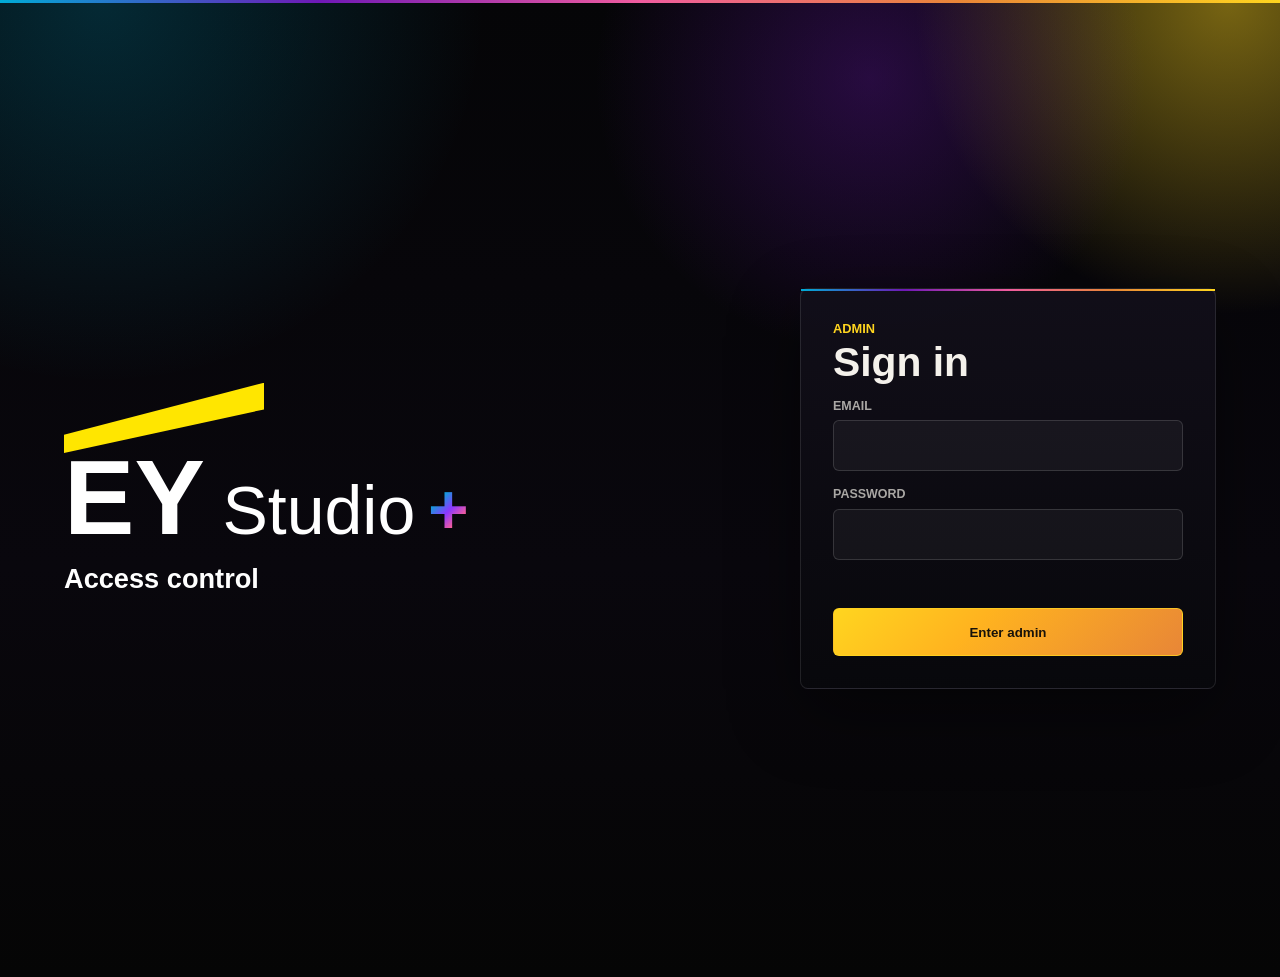
<file: internal_portal/admin.html>
<!DOCTYPE html>
<html lang="en">
<head>
    <meta charset="utf-8" />
    <title>Admin - EY Studio+ Internal Portal</title>
    <meta content="width=device-width, initial-scale=1" name="viewport" />
    <link href="assets/imgs/66e9a1b24861e4af25ba59f3_CGPT Favicon 32x32.png" rel="shortcut icon" type="image/x-icon" />
    <link rel="stylesheet" href="assets/Style/admin.css" />
</head>
<body class="admin-page">
    <main class="admin-shell">
        <section class="admin-login" aria-labelledby="admin-login-title">
            <div class="admin-login-frame">
                <div class="admin-brand" aria-hidden="true">
                    <span class="admin-brand-mark"></span>
                    <span class="admin-brand-lockup"><span>EY</span><span>Studio</span><span>+</span></span>
                    <span class="admin-brand-tagline">Access control</span>
                </div>
                <form id="admin-login-form" class="admin-card" novalidate>
                    <div>
                        <p class="admin-kicker">Admin</p>
                        <h1 id="admin-login-title" class="admin-title">Sign in</h1>
                    </div>
                    <label class="admin-field">
                        <span>Email</span>
                        <input id="admin-email" name="email" type="email" autocomplete="username" required />
                    </label>
                    <label class="admin-field">
                        <span>Password</span>
                        <input id="admin-password" name="password" type="password" autocomplete="current-password" required />
                    </label>
                    <p id="admin-login-error" class="admin-error" role="alert" aria-live="polite"></p>
                    <button class="admin-button" type="submit">Enter admin</button>
                </form>
            </div>
        </section>

        <section id="admin-dashboard" class="admin-dashboard" aria-labelledby="admin-dashboard-title">
            <header class="admin-topbar">
                <a class="admin-mini-brand" href="index.html" aria-label="Back to portal">
                    <span class="admin-mini-mark" aria-hidden="true"></span>
                    <span class="admin-mini-lockup" aria-hidden="true">
                        <span>EY</span><span>Studio</span><span>+</span>
                    </span>
                    <span class="admin-mini-context">Portal Admin</span>
                </a>
                <button id="admin-logout" class="admin-button secondary" type="button">Sign out</button>
            </header>

            <div class="admin-layout">
                <aside class="admin-panel">
                    <h2>Invite user</h2>
                    <form id="invite-form" class="admin-invite-form" novalidate>
                        <label class="admin-field">
                            <span>User email</span>
                            <input id="invite-email" name="email" type="email" autocomplete="off" required />
                        </label>
                        <button class="admin-button" type="submit">Send invitation</button>
                        <p id="invite-message" class="admin-note" role="status" aria-live="polite"></p>
                        <div id="invite-link" class="invite-link" hidden></div>
                    </form>
                </aside>

                <section class="admin-panel">
                    <h1 id="admin-dashboard-title" class="admin-title">Users</h1>
                    <p id="users-message" class="admin-note" role="status" aria-live="polite"></p>
                    <div class="admin-table-wrap">
                        <table class="admin-table">
                            <thead>
                                <tr>
                                    <th>Email</th>
                                    <th>Role</th>
                                    <th>Status</th>
                                    <th>Latest login</th>
                                    <th>Invited</th>
                                    <th>Action</th>
                                </tr>
                            </thead>
                            <tbody id="users-table-body"></tbody>
                        </table>
                    </div>
                </section>
            </div>
        </section>
    </main>
    <script src="assets/JavaScript/portal-api.js"></script>
    <script src="assets/JavaScript/admin.js"></script>
</body>
</html>
</file>
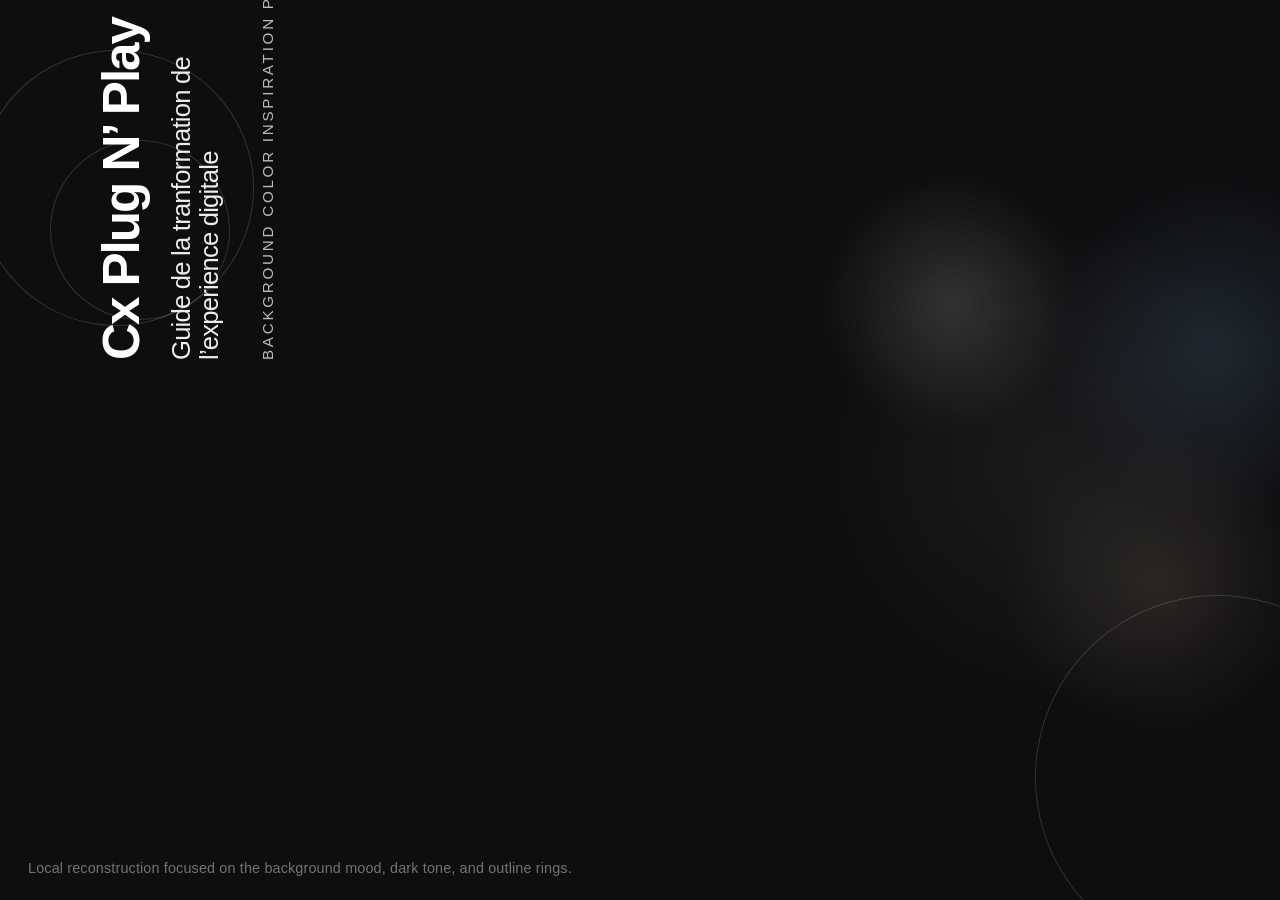
<file: CX_Chat-main/frontend/public/background-inspiration-preview.html>
<!DOCTYPE html>
<html lang="en">
<head>
  <meta charset="UTF-8" />
  <meta name="viewport" content="width=device-width, initial-scale=1.0" />
  <title>Background Inspiration Preview</title>
  <style>
    * {
      box-sizing: border-box;
      -webkit-font-smoothing: antialiased;
    }

    html,
    body {
      margin: 0;
      min-height: 100%;
      background: #0e0e10;
      font-family: "Helvetica Neue", Arial, sans-serif;
    }

    .frame {
      position: relative;
      width: 100%;
      min-height: 100vh;
      overflow: hidden;
      background-color: #0e0e10;
    }

    .backdrop-copy {
      position: absolute;
      top: 50%;
      left: 96px;
      transform: translateY(-50%) rotate(-90deg);
      transform-origin: left top;
      width: 560px;
      display: flex;
      flex-direction: column;
      gap: 18px;
      z-index: 3;
    }

    .title {
      margin: 0;
      color: #ffffff;
      font-size: clamp(2.4rem, 4vw, 4rem);
      line-height: 1.03;
      letter-spacing: -0.04em;
      font-weight: 700;
      max-width: 420px;
    }

    .subtitle {
      margin: 0;
      color: rgba(255, 255, 255, 0.92);
      font-size: clamp(1.2rem, 2vw, 2rem);
      line-height: 1.1;
      letter-spacing: -0.03em;
      font-weight: 300;
      max-width: 360px;
    }

    .brand-mark {
      margin-top: 18px;
      color: rgba(255, 255, 255, 0.72);
      font-size: 0.95rem;
      letter-spacing: 0.18em;
      text-transform: uppercase;
    }

    .shape {
      position: absolute;
      border: 1px solid rgba(255, 255, 255, 0.15);
      border-radius: 999px;
      pointer-events: none;
    }

    .ellipse {
      top: 140px;
      left: 50px;
      width: 180px;
      height: 180px;
      transform: rotate(120deg);
    }

    .ellipse-large {
      top: 50px;
      left: -22px;
      width: 276px;
      height: 276px;
      transform: rotate(120deg);
    }

    .ellipse-bottom {
      right: -120px;
      bottom: -60px;
      width: 365px;
      height: 365px;
      transform: rotate(-15deg);
    }

    .soft-orbit {
      position: absolute;
      inset: auto;
      width: 58vw;
      max-width: 760px;
      aspect-ratio: 1 / 1;
      right: -160px;
      top: 50%;
      transform: translateY(-50%);
      border-radius: 50%;
      background:
        radial-gradient(circle at 34% 30%, rgba(255, 255, 255, 0.2), transparent 18%),
        radial-gradient(circle at 70% 36%, rgba(137, 200, 255, 0.18), transparent 24%),
        radial-gradient(circle at 62% 68%, rgba(255, 224, 168, 0.14), transparent 22%),
        radial-gradient(circle at 48% 52%, rgba(255, 255, 255, 0.08), transparent 45%);
      filter: blur(8px);
      opacity: 0.72;
    }

    .soft-orbit::before,
    .soft-orbit::after {
      content: "";
      position: absolute;
      inset: 10% 14%;
      border-radius: 50%;
      border: 1px solid rgba(255, 255, 255, 0.08);
    }

    .soft-orbit::after {
      inset: 24% 28%;
      opacity: 0.7;
    }

    .preview-note {
      position: absolute;
      left: 28px;
      bottom: 24px;
      z-index: 4;
      color: rgba(255, 255, 255, 0.42);
      font-size: 0.9rem;
      letter-spacing: 0.01em;
    }

    @media (max-width: 900px) {
      .backdrop-copy {
        left: 48px;
        width: 460px;
      }

      .soft-orbit {
        width: 78vw;
        right: -180px;
      }
    }

    @media (max-width: 680px) {
      .frame {
        min-height: 100vh;
      }

      .backdrop-copy {
        position: relative;
        top: auto;
        left: auto;
        transform: none;
        width: auto;
        padding: 64px 24px 0;
      }

      .soft-orbit {
        width: 120vw;
        max-width: none;
        right: -42vw;
        top: auto;
        bottom: -12vw;
        transform: none;
        opacity: 0.55;
      }

      .ellipse {
        top: 18px;
        left: 16px;
      }

      .ellipse-large {
        top: -24px;
        left: -46px;
      }

      .ellipse-bottom {
        right: -180px;
        bottom: 20px;
      }

      .preview-note {
        left: 24px;
        right: 24px;
        bottom: 24px;
      }
    }
  </style>
</head>
<body>
  <div class="frame">
    <div class="shape ellipse"></div>
    <div class="shape ellipse-large"></div>
    <div class="shape ellipse-bottom"></div>

    <div class="soft-orbit" aria-hidden="true"></div>

    <div class="backdrop-copy">
      <h1 class="title">Cx Plug N’ Play</h1>
      <p class="subtitle">Guide de la tranformation de l’experience digitale</p>
      <div class="brand-mark">Background color inspiration preview</div>
    </div>

    <div class="preview-note">
      Local reconstruction focused on the background mood, dark tone, and outline rings.
    </div>
  </div>
</body>
</html>
</file>
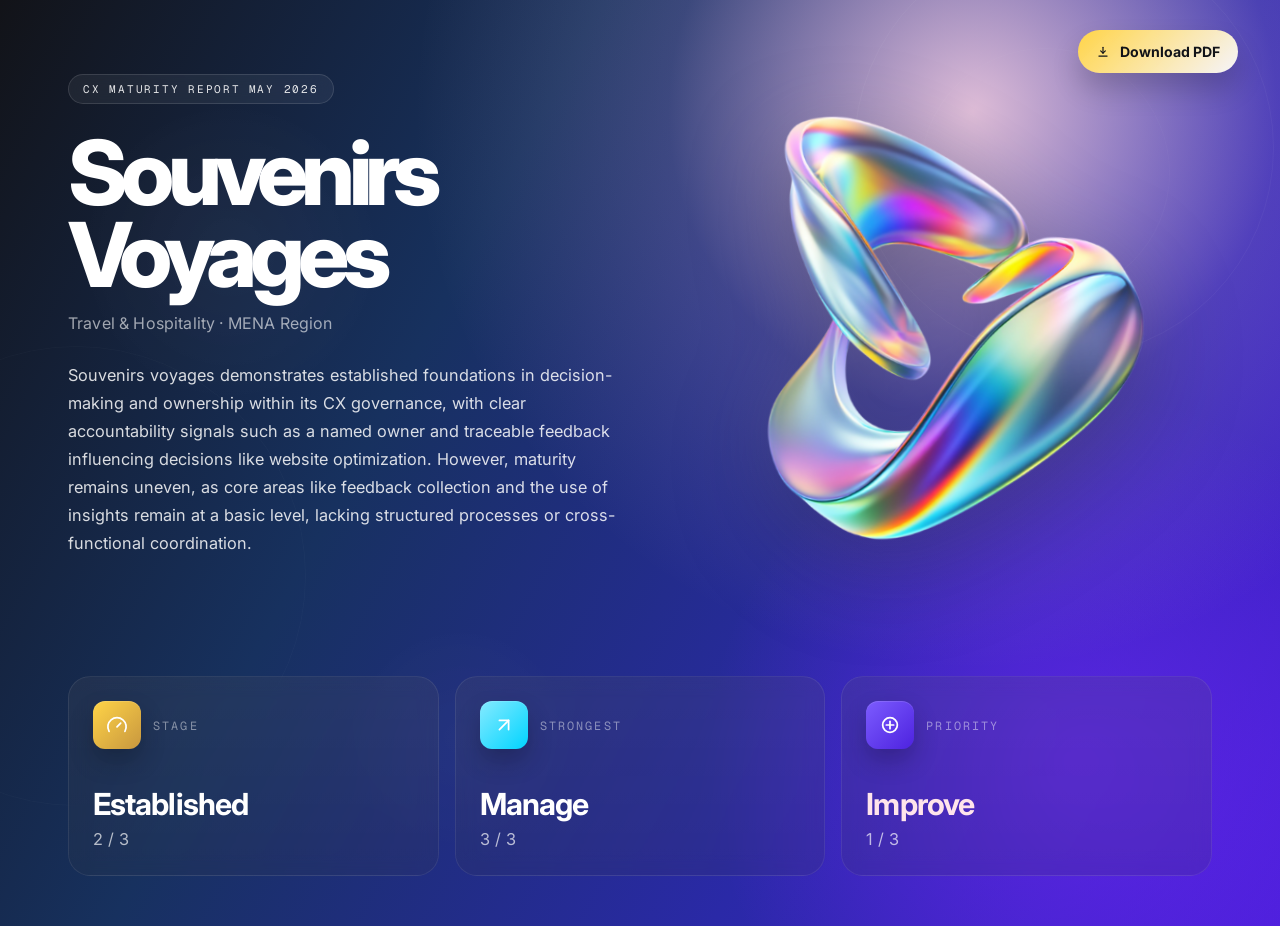
<file: CX_Chat-main/frontend/public/section1.html>
<!DOCTYPE html>
<html lang="en">
<head>
  <meta charset="UTF-8" />
  <meta name="viewport" content="width=device-width, initial-scale=1.0" />
  <title>Orbit Section 1 Hero Blue Glow Preview</title>
  <link rel="preconnect" href="https://fonts.googleapis.com" />
  <link rel="preconnect" href="https://fonts.gstatic.com" crossorigin />
  <link
    href="https://fonts.googleapis.com/css2?family=Inter:wght@400;500;600;700;800&family=Geist+Mono:wght@400;500&display=swap"
    rel="stylesheet"
  />
  <style>
    :root {
      --bg-deep: #111318;
      --bg-navy: #17315f;
      --bg-violet: #4020cb;
      --bg-lilac: #efcade;
      --ink: #ffffff;
      --ink-soft: rgba(255, 255, 255, 0.84);
      --ink-muted: rgba(255, 255, 255, 0.6);
      --line: rgba(255, 255, 255, 0.12);
      --line-soft: rgba(255, 255, 255, 0.08);
      --gold: #ffd447;
      --glass: rgba(255, 255, 255, 0.06);
      --glass-strong: rgba(255, 255, 255, 0.11);
      --shadow: 0 24px 72px rgba(0, 0, 0, 0.28);
    }

    * {
      box-sizing: border-box;
    }

    html,
    body {
      margin: 0;
      min-height: 100%;
      font-family: "Inter", system-ui, sans-serif;
      color: var(--ink);
      background:
        radial-gradient(circle at 76% 12%, rgba(239, 202, 222, 0.92), rgba(239, 202, 222, 0.16) 24%, transparent 44%),
        radial-gradient(circle at 84% 82%, rgba(116, 38, 255, 0.56), transparent 28%),
        linear-gradient(118deg, #121318 0%, #17315f 34%, #2a29a7 68%, #491fd8 100%);
    }

    body::before {
      content: "";
      position: fixed;
      inset: 0;
      pointer-events: none;
      background:
        radial-gradient(circle at 18% 28%, rgba(255, 255, 255, 0.06), transparent 12%),
        radial-gradient(circle at 36% 82%, rgba(255, 255, 255, 0.04), transparent 10%);
      mix-blend-mode: screen;
      opacity: 0.6;
    }

    .preview-shell {
      min-height: 100vh;
      padding: 20px 24px 28px;
      position: relative;
      overflow: hidden;
    }

    .hero {
      position: relative;
      width: min(1320px, 100%);
      min-height: 760px;
      margin: 0 auto;
      display: grid;
      grid-template-columns: minmax(0, 1.02fr) minmax(420px, 0.98fr);
      gap: 28px;
      padding: 46px 44px 22px;
      isolation: isolate;
    }

    .download-btn {
      position: absolute;
      top: 10px;
      right: 18px;
      z-index: 6;
      display: inline-flex;
      align-items: center;
      gap: 10px;
      padding: 13px 18px;
      border-radius: 999px;
      border: 0;
      background: linear-gradient(135deg, var(--gold), rgba(255, 255, 255, 0.94));
      color: #111318;
      text-decoration: none;
      font-size: 0.88rem;
      font-weight: 700;
      box-shadow: 0 16px 28px rgba(0, 0, 0, 0.18);
      transition: transform 200ms ease, box-shadow 200ms ease, filter 200ms ease;
    }

    .download-btn:hover {
      transform: translateY(-1px);
      filter: brightness(1.03);
    }

    .download-btn svg {
      width: 14px;
      height: 14px;
      stroke: currentColor;
      stroke-width: 2;
      fill: none;
      stroke-linecap: round;
      stroke-linejoin: round;
    }

    .ey-dot {
      position: absolute;
      top: 10px;
      left: 12px;
      width: 12px;
      height: 12px;
      border-radius: 50%;
      background: #fff;
      box-shadow: 0 0 0 4px rgba(57, 182, 255, 0.22);
      z-index: 5;
    }

    .orbital-ring,
    .orbital-ring-small,
    .orbital-ring-left {
      position: absolute;
      border-radius: 999px;
      border: 1px solid rgba(255, 255, 255, 0.13);
      pointer-events: none;
    }

    .orbital-ring {
      top: -82px;
      right: -18px;
      width: 420px;
      height: 420px;
      opacity: 0.34;
    }

    .orbital-ring-small {
      top: 28px;
      right: 86px;
      width: 250px;
      height: 250px;
      opacity: 0.22;
    }

    .orbital-ring-left {
      left: -178px;
      bottom: 92px;
      width: 460px;
      height: 460px;
      opacity: 0.18;
    }

    .hero-copy {
      position: relative;
      z-index: 2;
      display: flex;
      flex-direction: column;
      justify-content: flex-start;
      min-width: 0;
      padding-top: 8px;
    }

    .report-tag {
      width: fit-content;
      display: inline-flex;
      align-items: center;
      gap: 8px;
      padding: 7px 14px;
      margin-bottom: 28px;
      border-radius: 999px;
      border: 1px solid rgba(255, 255, 255, 0.12);
      background: rgba(255, 255, 255, 0.06);
      color: rgba(255, 255, 255, 0.88);
      font-family: "Geist Mono", monospace;
      font-size: 11px;
      letter-spacing: 0.16em;
      text-transform: uppercase;
      backdrop-filter: blur(12px);
    }



    .company-name {
      margin: 0;
      max-width: 10ch;
      font-size: clamp(3.8rem, 7vw, 6rem);
      line-height: 0.92;
      letter-spacing: -0.075em;
      font-weight: 800;
      color: var(--ink);
    }

    .company-context {
      margin: 16px 0 0;
      color: var(--ink-muted);
      font-size: 1rem;
      letter-spacing: 0.01em;
    }

    .hero-subcopy {
      margin: 28px 0 0;
      max-width: 58ch;
      color: var(--ink-soft);
      font-size: 1.02rem;
      line-height: 1.72;
    }

    .hero-visual {
      position: relative;
      z-index: 1;
      min-height: 560px;
      display: flex;
      align-items: flex-start;
      justify-content: center;
    }

    .orbit-small {
      position: absolute;
      top: -100px;
      right: -12px;
      width: min(560px, 100%);
      z-index: 1;
      transform: rotate(-2deg);
      filter:
        drop-shadow(0 28px 48px rgba(0, 0, 0, 0.28))
        drop-shadow(0 0 34px rgba(255, 255, 255, 0.08));
      pointer-events: none;
      user-select: none;
    }

    .hero-message {
      position: absolute;
      right: 18px;
      bottom: 26px;
      z-index: 2;
      width: min(360px, 76%);
      margin: 0;
      padding: 18px 20px 20px;
      border-radius: 22px;
      border: 1px solid rgba(255, 255, 255, 0.1);
      background: rgba(11, 15, 29, 0.22);
      backdrop-filter: blur(12px);
      color: rgba(255, 255, 255, 0.9);
      font-size: 0.98rem;
      line-height: 1.62;
    }

    .stats-strip {
      position: relative;
      z-index: 3;
      grid-column: 1 / -1;
      margin-top: 22px;
      display: grid;
      grid-template-columns: repeat(3, minmax(0, 1fr));
      gap: 16px;
      align-items: stretch;
    }

    .stat {
      min-width: 0;
      min-height: 176px;
      padding: 24px 24px 26px;
      display: flex;
      flex-direction: column;
      justify-content: space-between;
      gap: 16px;
      border-radius: 22px;
      border: 1px solid var(--line-soft);
      background:
        linear-gradient(180deg, rgba(255, 255, 255, 0.06), rgba(255, 255, 255, 0.03)),
        rgba(8, 11, 20, 0.12);
      backdrop-filter: blur(10px);
    }

    .stat-head {
      display: flex;
      align-items: center;
      gap: 12px;
    }

    .stat-icon {
      width: 48px;
      height: 48px;
      flex-shrink: 0;
      display: grid;
      place-items: center;
      border-radius: 12px;
      color: #fff;
      box-shadow:
        0 12px 24px rgba(0, 0, 0, 0.22),
        inset 0 1px 0 rgba(255, 255, 255, 0.12);
    }

    .stat-icon svg {
      width: 22px;
      height: 22px;
      stroke: currentColor;
      stroke-width: 1.9;
      fill: none;
      stroke-linecap: round;
      stroke-linejoin: round;
    }

    .stat-icon.stage {
      background: linear-gradient(135deg, #ffd447 0%, #c8973f 100%);
    }

    .stat-icon.strongest {
      background: linear-gradient(135deg, #85eaff 0%, #00d4ff 100%);
    }

    .stat-icon.priority {
      background: linear-gradient(135deg, #7c5cff 0%, #4d22df 100%);
    }

    .stat-label {
      margin: 0;
      font-family: "Geist Mono", monospace;
      font-size: 0.74rem;
      text-transform: uppercase;
      letter-spacing: 0.18em;
      color: rgba(255, 255, 255, 0.46);
    }

    .stat-body {
      display: flex;
      flex-direction: column;
      gap: 8px;
      justify-content: flex-end;
      min-height: 84px;
    }

    .stat-value {
      margin: 0;
      font-size: clamp(1.45rem, 2.4vw, 1.9rem);
      font-weight: 700;
      letter-spacing: -0.03em;
      line-height: 1.05;
      color: #fff;
      text-wrap: balance;
    }

    .stat-value.priority {
      color: #ffe4eb;
    }

    .stat-subvalue {
      margin: 0;
      color: rgba(255, 255, 255, 0.68);
      font-size: 1.02rem;
    }

    .note {
      margin-top: 14px;
      grid-column: 1 / -1;
      font-size: 0.8rem;
      color: rgba(255, 255, 255, 0.34);
    }

    @media (max-width: 1120px) {
      .hero {
        grid-template-columns: 1fr;
        min-height: auto;
      }

      .hero-visual {
        min-height: 500px;
      }

      .orbit-small {
        top: -8px;
        right: 50%;
        transform: translateX(44%) rotate(-2deg);
        width: min(470px, 88%);
      }

      .hero-message {
        right: 50%;
        transform: translateX(50%);
        width: min(420px, 84%);
        bottom: 18px;
      }
    }

    @media (max-width: 760px) {
      .preview-shell {
        padding: 8px 12px 18px;
      }

      .hero {
        padding: 22px 16px 12px;
        gap: 20px;
      }

      .download-btn {
        top: 0;
        right: 0;
        padding: 10px 14px;
        font-size: 0.8rem;
      }

      .company-name {
        max-width: none;
        font-size: clamp(3rem, 16vw, 4.7rem);
      }

      .hero-visual {
        min-height: 480px;
      }

      .orbit-small {
        top: 28px;
        right: 50%;
        transform: translateX(42%) rotate(-2deg);
        width: min(370px, 92%);
      }

      .hero-message {
        width: 100%;
        max-width: none;
      }

      .stats-strip {
        grid-template-columns: 1fr;
        top : 10px;
      }

      .stat {
        min-height: 110px;
      }
    }
  </style>
</head>
<body>
  <div class="preview-shell">
    <div class="hero">
      <a class="download-btn" href="#" role="button">
        <svg viewBox="0 0 24 24" aria-hidden="true">
          <path d="M12 4v10"></path>
          <path d="m8 10 4 4 4-4"></path>
          <path d="M5 19h14"></path>
        </svg>
        <span>Download PDF</span>
      </a>

      <div class="orbital-ring" aria-hidden="true"></div>
      <div class="orbital-ring-small" aria-hidden="true"></div>
      <div class="orbital-ring-left" aria-hidden="true"></div>

      <div class="hero-copy">
        <div>
          <div class="report-tag">
            <span id="report-title">CX Maturity Report</span>
            <span id="report-date">May 2026</span>
          </div>

          <h1 id="company-name" class="company-name">Souvenirs Voyages</h1>

          <p class="company-context">
            <span id="sector-name">Travel &amp; Hospitality</span>
            <span aria-hidden="true">·</span>
            <span id="region-name">MENA Region</span>
          </p>

          <p class="hero-subcopy">
            Souvenirs voyages demonstrates established foundations in decision-making and ownership within its CX governance, with clear accountability signals such as a named owner and traceable feedback influencing decisions like website optimization. However, maturity remains uneven, as core areas like feedback collection and the use of insights remain at a basic level, lacking structured processes or cross-functional coordination.</p>
        </div>

      </div>

      <div class="hero-visual">
        <img
          class="orbit-small"
          src="./1b428a9545ed4c55816d6fd0bd7115df485a185c.png"
          alt=""
        />

      </div>

      <div class="stats-strip">
        <article class="stat">
          <div class="stat-head">
            <div class="stat-icon stage" aria-hidden="true">
              <svg viewBox="0 0 24 24">
                <path d="m12 14 4-4"></path>
                <path d="M3.34 19a10 10 0 1 1 17.32 0"></path>
              </svg>
            </div>
            <p class="stat-label">Stage</p>
          </div>
          <div class="stat-body">
            <p id="stage-value" class="stat-value">Established</p>
            <p id="stage-level" class="stat-subvalue">2 / 3</p>
          </div>
        </article>

        <article class="stat">
          <div class="stat-head">
            <div class="stat-icon strongest" aria-hidden="true">
              <svg viewBox="0 0 24 24">
                <path d="M7 7h10v10"></path>
                <path d="M7 17 17 7"></path>
              </svg>
            </div>
            <p class="stat-label">Strongest</p>
          </div>
          <div class="stat-body">
            <p id="strongest-axis" class="stat-value">Manage</p>
            <p id="strongest-level" class="stat-subvalue">3 / 3</p>
          </div>
        </article>

        <article class="stat">
          <div class="stat-head">
            <div class="stat-icon priority" aria-hidden="true">
              <svg viewBox="0 0 24 24">
                <circle cx="12" cy="12" r="8"></circle>
                <path d="M12 8v8"></path>
                <path d="M8 12h8"></path>
              </svg>
            </div>
            <p class="stat-label">Priority</p>
          </div>
          <div class="stat-body">
            <p id="priority-axis" class="stat-value priority">Improve</p>
            <p id="priority-level" class="stat-subvalue">1 / 3</p>
          </div>
        </article>
      </div>
    </div>
  </div>

  <script>
    const hero = {
      report_title: "CX Maturity Report",
      report_date_label: "May 2026",
      company_name: "Souvenirs Voyages",
      sector_name: "Travel & Hospitality",
      region: "MENA Region",
      overall_level_label: "2 / 3",
      overall_maturity_band: "Established",
      strongest_axis: "Manage",
      strongest_axis_level_label: "3 / 3",
      priority_axis: "Improve",
      priority_axis_level_label: "1 / 3",
    };

    const setText = (id, value) => {
      const node = document.getElementById(id);
      if (node) node.textContent = value ?? "";
    };

    setText("report-title", hero.report_title);
    setText("report-date", hero.report_date_label);
    setText("company-name", hero.company_name);
    setText("sector-name", hero.sector_name);
    setText("region-name", hero.region);
    setText("stage-value", hero.overall_maturity_band);
    setText("stage-level", hero.overall_level_label);
    setText("strongest-axis", hero.strongest_axis);
    setText("strongest-level", hero.strongest_axis_level_label);
    setText("priority-axis", hero.priority_axis);
    setText("priority-level", hero.priority_axis_level_label);
  </script>
</body>
</html>
</file>
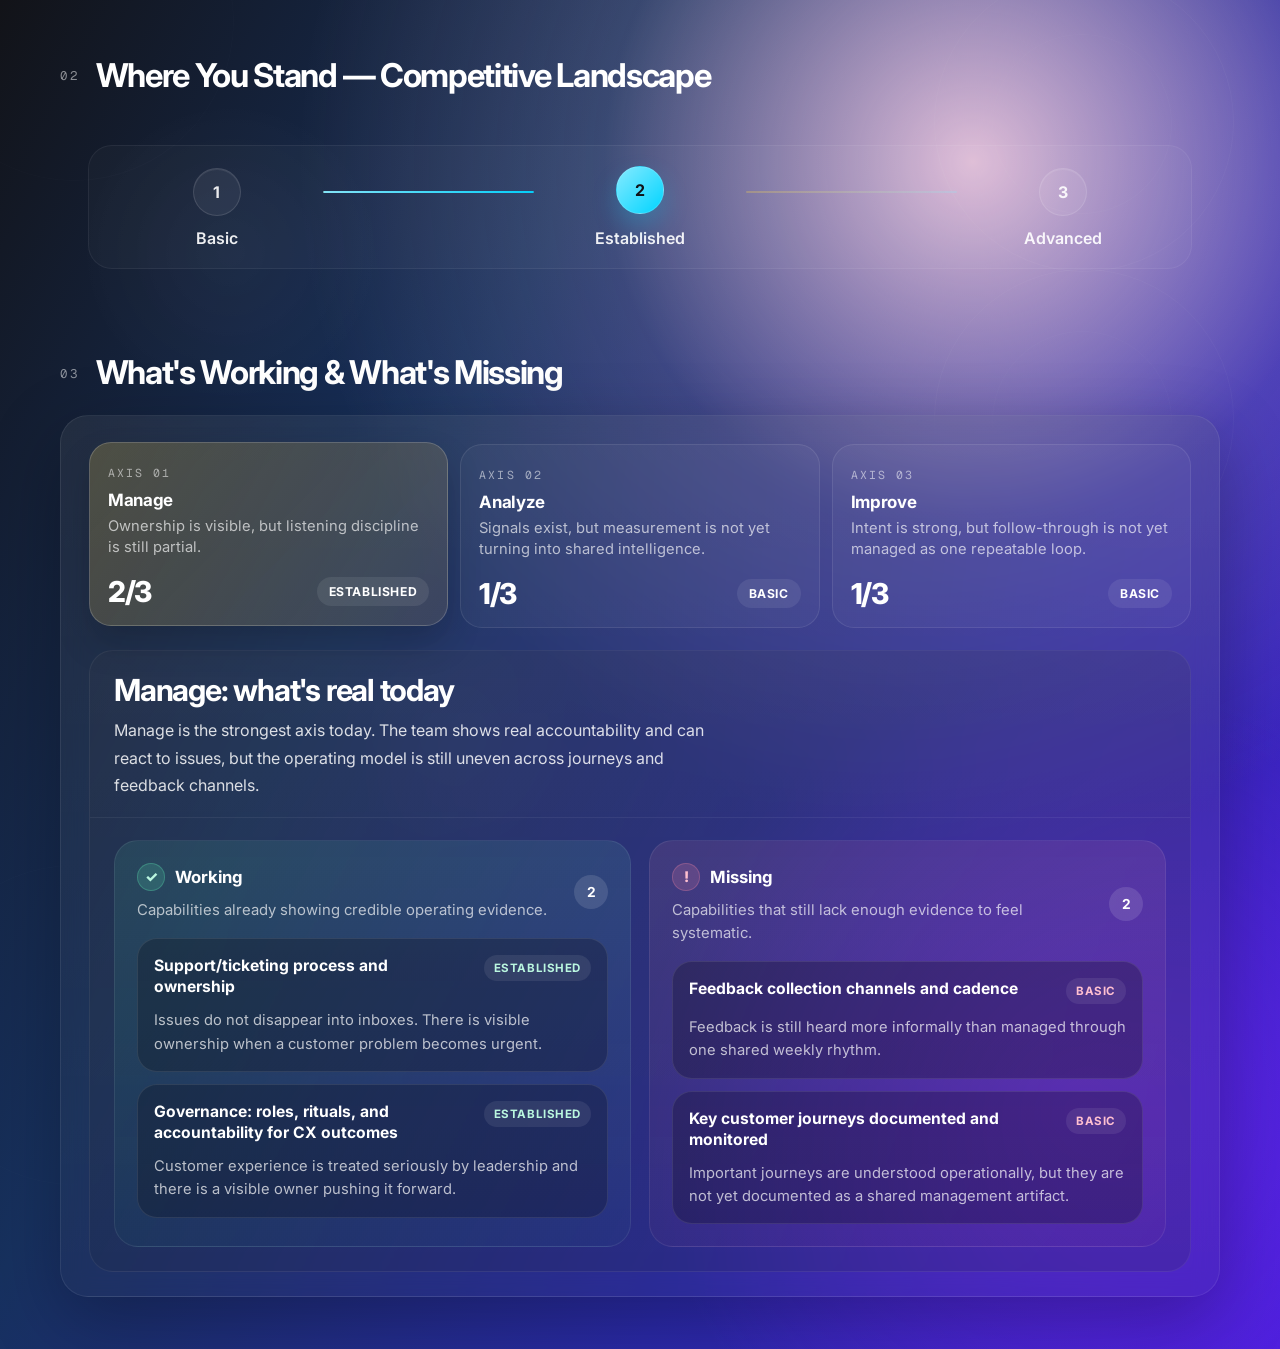
<file: CX_Chat-main/frontend/public/section2.html>
<!DOCTYPE html>
<html lang="en">
<head>
  <meta charset="UTF-8" />
  <meta name="viewport" content="width=device-width, initial-scale=1.0" />
  <title>Orbit Section 2 + 3 Preview</title>
  <link rel="preconnect" href="https://fonts.googleapis.com" />
  <link rel="preconnect" href="https://fonts.gstatic.com" crossorigin />
  <link
    href="https://fonts.googleapis.com/css2?family=Inter:wght@400;500;600;700;800&family=Geist+Mono:wght@400;500&display=swap"
    rel="stylesheet"
  />
  <style>
    :root {
      --bg-deep: #111318;
      --bg-navy: #17315f;
      --bg-violet: #4020cb;
      --bg-lilac: #efcade;
      --ink: #ffffff;
      --ink-soft: rgba(255, 255, 255, 0.84);
      --ink-muted: rgba(255, 255, 255, 0.58);
      --line: rgba(255, 255, 255, 0.12);
      --line-soft: rgba(255, 255, 255, 0.08);
      --gold: #ffd447;
      --gold-deep: #c8973f;
      --cyan: #85eaff;
      --cyan-deep: #00d4ff;
      --violet: #9f93ff;
      --violet-deep: #4d22df;
      --emerald: #61f2ba;
      --emerald-deep: #0ca678;
      --rose: #ff8ba7;
      --rose-deep: #d94871;
      --glass: rgba(255, 255, 255, 0.06);
      --shadow: 0 24px 72px rgba(0, 0, 0, 0.28);
    }

    * {
      box-sizing: border-box;
    }

    html,
    body {
      margin: 0;
      min-height: 100%;
      font-family: "Inter", system-ui, sans-serif;
      color: var(--ink);
      background:
        radial-gradient(circle at 76% 12%, rgba(239, 202, 222, 0.92), rgba(239, 202, 222, 0.16) 24%, transparent 44%),
        radial-gradient(circle at 84% 82%, rgba(116, 38, 255, 0.56), transparent 28%),
        linear-gradient(118deg, #121318 0%, #17315f 34%, #2a29a7 68%, #491fd8 100%);
    }

    body::before {
      content: "";
      position: fixed;
      inset: 0;
      pointer-events: none;
      background:
        radial-gradient(circle at 18% 28%, rgba(255, 255, 255, 0.06), transparent 12%),
        radial-gradient(circle at 36% 82%, rgba(255, 255, 255, 0.04), transparent 10%);
      mix-blend-mode: screen;
      opacity: 0.6;
    }

    button {
      font: inherit;
    }

    .preview-shell {
      min-height: 100vh;
      padding: 24px;
      overflow: hidden;
    }

    .section {
      position: relative;
      width: min(1320px, 100%);
      margin: 0 auto;
      padding: 34px 36px 28px;
      isolation: isolate;
    }

    .orbital-ring,
    .orbital-ring-small,
    .orbital-ring-left {
      position: absolute;
      border-radius: 999px;
      border: 1px solid rgba(255, 255, 255, 0.13);
      pointer-events: none;
    }

    .orbital-ring {
      top: -52px;
      right: 22px;
      width: 300px;
      height: 300px;
      opacity: 0.28;
    }

    .orbital-ring-small {
      top: 10px;
      right: 84px;
      width: 180px;
      height: 180px;
      opacity: 0.18;
    }

    .orbital-ring-left {
      left: -110px;
      bottom: 140px;
      width: 320px;
      height: 320px;
      opacity: 0.12;
    }

    .section-head {
      position: relative;
      z-index: 2;
      display: flex;
      align-items: center;
      gap: 16px;
      margin-bottom: 24px;
    }

    .section-number {
      font-family: "Geist Mono", monospace;
      font-size: 0.78rem;
      letter-spacing: 0.22em;
      text-transform: uppercase;
      color: rgba(255, 255, 255, 0.5);
    }

    .section-title {
      margin: 0;
      font-size: clamp(1.5rem, 3vw, 2.05rem);
      line-height: 1.08;
      letter-spacing: -0.04em;
      font-weight: 700;
      color: #fff;
    }

    .panel {
      position: relative;
      z-index: 2;
      border-radius: 28px;
      border: 1px solid var(--line-soft);
      background:
        linear-gradient(180deg, rgba(255, 255, 255, 0.07), rgba(255, 255, 255, 0.03)),
        rgba(7, 10, 20, 0.12);
      box-shadow: var(--shadow);
      backdrop-filter: blur(12px);
      overflow: hidden;
    }

    .panel-inner {
      padding: 28px 28px 24px;
    }

    .track-label {
      margin: 0 0 20px;
      max-width: 72ch;
      color: var(--ink-soft);
      font-size: 1rem;
      line-height: 1.7;
    }

    .stepper-shell {
      display: flex;
      flex-direction: column;
      gap: 24px;
    }

    .stepper-head {
      display: grid;
      grid-template-columns: minmax(0, 1fr) minmax(56px, 1fr) minmax(0, 1fr) minmax(56px, 1fr) minmax(0, 1fr);
      align-items: center;
      gap: 0;
      padding: 22px 22px 0;
      border-radius: 24px;
      background: rgba(255, 255, 255, 0.025);
      border: 1px solid rgba(255, 255, 255, 0.06);
      width: 100%;
      margin: 0;
    }

    .step-wrap {
      position: relative;
      display: flex;
      justify-content: center;
      align-items: flex-start;
      min-width: 0;
      max-width: none;
    }

    .step-button {
      position: relative;
      z-index: 2;
      border: 0;
      background: transparent;
      color: inherit;
      cursor: default;
      display: flex;
      flex-direction: column;
      align-items: center;
      gap: 12px;
      width: 132px;
      min-width: 0;
      padding: 0 4px 20px;
      font: inherit;
      pointer-events: none;
    }

    .step-badge {
      width: 48px;
      height: 48px;
      display: grid;
      place-items: center;
      border-radius: 999px;
      font-weight: 700;
      font-size: 1rem;
      color: rgba(255, 255, 255, 0.9);
      border: 1px solid rgba(255, 255, 255, 0.12);
      background: rgba(255, 255, 255, 0.06);
      transition: transform 220ms ease, box-shadow 220ms ease, background 220ms ease;
      box-shadow: inset 0 1px 0 rgba(255, 255, 255, 0.08);
    }

    .step-button.active .step-badge,
    .step-button:hover .step-badge {
      transform: translateY(-2px);
    }

    .step-button[data-tone="gold"].active .step-badge {
      background: linear-gradient(135deg, var(--gold) 0%, var(--gold-deep) 100%);
      color: #111318;
      box-shadow: 0 12px 26px rgba(200, 151, 63, 0.28);
    }

    .step-button[data-tone="cyan"].active .step-badge {
      background: linear-gradient(135deg, var(--cyan) 0%, var(--cyan-deep) 100%);
      color: #111318;
      box-shadow: 0 12px 26px rgba(0, 212, 255, 0.24);
    }

    .step-button[data-tone="violet"].active .step-badge {
      background: linear-gradient(135deg, #9f93ff 0%, var(--violet-deep) 100%);
      color: #fff;
      box-shadow: 0 12px 26px rgba(77, 34, 223, 0.26);
    }

    .step-labels {
      text-align: center;
      min-width: 0;
    }

    .step-name {
      margin: 4px 0 0;
      font-size: 1rem;
      line-height: 1.1;
      font-weight: 600;
      color: rgba(255, 255, 255, 0.92);
    }

    .connector {
      position: relative;
      top: 0;
      align-self: start;
      margin-top: 23px;
      height: 2px;
      width: 100%;
      background: linear-gradient(90deg, rgba(255, 212, 71, 0.28), rgba(133, 234, 255, 0.22));
      border-radius: 999px;
      overflow: hidden;
    }

    .connector-fill {
      position: absolute;
      inset: 0 auto 0 0;
      width: 0;
      border-radius: inherit;
      opacity: 0.95;
      transition: width 320ms ease, background 320ms ease;
    }

    .content-shell {
      position: relative;
      min-height: 440px;
      border-radius: 24px;
      border: 1px solid rgba(255, 255, 255, 0.06);
      background:
        linear-gradient(180deg, rgba(255, 255, 255, 0.03), rgba(255, 255, 255, 0.015)),
        rgba(9, 12, 23, 0.12);
      overflow: hidden;
    }

    .content-stage {
      display: none;
      padding: 28px 28px 26px;
      animation: fadeIn 260ms ease;
    }

    .content-stage.active {
      display: block;
    }

    .stage-meta {
      display: grid;
      grid-template-columns: minmax(0, 1.1fr) minmax(320px, 0.9fr);
      gap: 24px;
      align-items: start;
      margin-bottom: 22px;
    }

    .stage-summary {
      display: flex;
      flex-direction: column;
      gap: 14px;
    }

    .stage-heading {
      margin: 0;
      font-size: clamp(1.6rem, 2.8vw, 2.15rem);
      line-height: 1.02;
      letter-spacing: -0.04em;
      font-weight: 700;
    }

    .chip-grid {
      display: grid;
      grid-template-columns: repeat(3, minmax(0, 1fr));
      gap: 16px;
      margin-bottom: 22px;
    }

    .comp-chip {
      width: 100%;
      min-height: 110px;
      padding: 18px 18px 16px;
      border-radius: 20px;
      border: 1px solid rgba(255, 255, 255, 0.08);
      background:
        linear-gradient(180deg, rgba(255, 255, 255, 0.06), rgba(255, 255, 255, 0.02)),
        rgba(8, 11, 20, 0.14);
      color: inherit;
      cursor: pointer;
      text-align: left;
      transition: transform 180ms ease, border-color 180ms ease, background 180ms ease;
      backdrop-filter: blur(10px);
    }

    .comp-chip:hover,
    .comp-chip.active {
      transform: translateY(-2px);
      border-color: rgba(255, 255, 255, 0.18);
      background:
        linear-gradient(180deg, rgba(255, 255, 255, 0.09), rgba(255, 255, 255, 0.03)),
        rgba(8, 11, 20, 0.18);
    }

    .comp-chip.you {
      border-color: rgba(255, 212, 71, 0.28);
      background:
        linear-gradient(180deg, rgba(255, 212, 71, 0.12), rgba(255, 255, 255, 0.03)),
        rgba(8, 11, 20, 0.18);
    }

    .chip-head {
      display: flex;
      align-items: center;
      justify-content: space-between;
      gap: 12px;
      margin-bottom: 14px;
    }

    .chip-emoji {
      font-size: 1.35rem;
      line-height: 1;
    }

    .chip-name {
      margin: 0;
      font-size: 1.12rem;
      font-weight: 700;
      letter-spacing: -0.02em;
    }

    .chip-note {
      margin: 6px 0 0;
      color: rgba(255, 255, 255, 0.62);
      font-size: 0.92rem;
      line-height: 1.5;
    }

    .drawer {
      border-radius: 22px;
      border: 1px solid rgba(255, 255, 255, 0.08);
      background:
        linear-gradient(180deg, rgba(255, 255, 255, 0.05), rgba(255, 255, 255, 0.02)),
        rgba(8, 11, 20, 0.16);
      padding: 20px 22px 22px;
      min-height: 176px;
      backdrop-filter: blur(10px);
    }

    .drawer-head {
      display: flex;
      align-items: center;
      justify-content: space-between;
      gap: 16px;
      margin-bottom: 14px;
    }

    .drawer-name {
      margin: 0;
      font-size: 1.25rem;
      font-weight: 700;
      letter-spacing: -0.03em;
    }

    .drawer-title {
      margin: 0 0 12px;
      color: rgba(255, 255, 255, 0.54);
      font-family: "Geist Mono", monospace;
      font-size: 0.72rem;
      text-transform: uppercase;
      letter-spacing: 0.15em;
    }

    .practice-list {
      display: flex;
      flex-direction: column;
      gap: 12px;
    }

    .practice {
      position: relative;
      display: flex;
      align-items: flex-start;
      gap: 10px;
      color: rgba(255, 255, 255, 0.82);
      font-size: 0.94rem;
      line-height: 1.55;
    }

    .practice::before {
      content: "";
      width: 18px;
      height: 18px;
      margin-top: 1px;
      flex: 0 0 18px;
      border-radius: 999px;
      background: rgba(133, 234, 255, 0.12);
      border: 1px solid rgba(133, 234, 255, 0.26);
      box-shadow: inset 0 1px 0 rgba(255, 255, 255, 0.08);
      position: relative;
    }

    .practice::after {
      content: "";
      position: absolute;
      width: 8px;
      height: 4px;
      border-left: 2px solid var(--cyan);
      border-bottom: 2px solid var(--cyan);
      left: 5px;
      top: 6px;
      transform: rotate(-45deg);
    }

    .axis-tabs {
      display: grid;
      grid-template-columns: repeat(3, minmax(0, 1fr));
      gap: 12px;
      margin-bottom: 22px;
    }

    .axis-tab {
      position: relative;
      border: 1px solid rgba(255, 255, 255, 0.09);
      border-radius: 22px;
      padding: 18px 18px 16px;
      text-align: left;
      color: #fff;
      cursor: pointer;
      background: rgba(255, 255, 255, 0.035);
      transition: transform 220ms ease, border-color 220ms ease, background 220ms ease, box-shadow 220ms ease;
    }

    .axis-tab:hover,
    .axis-tab.active {
      transform: translateY(-2px);
      border-color: rgba(255, 255, 255, 0.18);
      box-shadow: 0 18px 34px rgba(0, 0, 0, 0.18);
    }

    .axis-tab[data-axis="manage"].active {
      background: linear-gradient(135deg, rgba(255, 212, 71, 0.2), rgba(200, 151, 63, 0.14));
    }

    .axis-tab[data-axis="analyze"].active {
      background: linear-gradient(135deg, rgba(133, 234, 255, 0.2), rgba(0, 212, 255, 0.14));
    }

    .axis-tab[data-axis="improve"].active {
      background: linear-gradient(135deg, rgba(159, 147, 255, 0.22), rgba(77, 34, 223, 0.16));
    }

    .axis-kicker {
      display: inline-flex;
      align-items: center;
      gap: 8px;
      margin-bottom: 10px;
      font-family: "Geist Mono", monospace;
      font-size: 0.72rem;
      text-transform: uppercase;
      letter-spacing: 0.18em;
      color: rgba(255, 255, 255, 0.54);
    }

    .axis-name {
      margin: 0;
      font-size: 1.06rem;
      font-weight: 700;
      letter-spacing: -0.02em;
    }

    .axis-mini {
      margin: 6px 0 0;
      color: rgba(255, 255, 255, 0.66);
      font-size: 0.92rem;
      line-height: 1.45;
    }

    .axis-score-row {
      display: flex;
      align-items: center;
      justify-content: space-between;
      margin-top: 16px;
      gap: 16px;
    }

    .axis-score {
      font-size: 1.8rem;
      font-weight: 800;
      letter-spacing: -0.05em;
    }

    .axis-band {
      display: inline-flex;
      align-items: center;
      border-radius: 999px;
      padding: 7px 12px;
      font-size: 0.76rem;
      font-weight: 700;
      letter-spacing: 0.05em;
      text-transform: uppercase;
      background: rgba(255, 255, 255, 0.08);
    }

    .axis-panel {
      display: none;
      border-radius: 24px;
      border: 1px solid rgba(255, 255, 255, 0.06);
      background:
        linear-gradient(180deg, rgba(255, 255, 255, 0.04), rgba(255, 255, 255, 0.02)),
        rgba(9, 12, 23, 0.14);
      overflow: hidden;
    }

    .axis-panel.active {
      display: block;
      animation: fadeIn 220ms ease;
    }

    .axis-panel-head {
      display: grid;
      grid-template-columns: minmax(0, 1.25fr) minmax(220px, 0.75fr);
      gap: 18px;
      padding: 24px 24px 18px;
      border-bottom: 1px solid rgba(255, 255, 255, 0.06);
    }

    .axis-panel-title {
      margin: 0 0 10px;
      font-size: clamp(1.4rem, 3vw, 1.9rem);
      line-height: 1.05;
      letter-spacing: -0.04em;
    }

    .axis-panel-copy {
      margin: 0;
      color: var(--ink-soft);
      line-height: 1.7;
      max-width: 60ch;
    }

    .axis-stat-card {
      align-self: start;
      border-radius: 22px;
      border: 1px solid rgba(255, 255, 255, 0.08);
      background: rgba(255, 255, 255, 0.045);
      padding: 18px;
    }

    .axis-stat-label {
      font-family: "Geist Mono", monospace;
      font-size: 0.72rem;
      letter-spacing: 0.18em;
      text-transform: uppercase;
      color: rgba(255, 255, 255, 0.52);
    }

    .axis-stat-value {
      margin: 8px 0 0;
      font-size: 2rem;
      font-weight: 800;
      letter-spacing: -0.05em;
    }

    .axis-stat-note {
      margin: 10px 0 0;
      color: rgba(255, 255, 255, 0.7);
      line-height: 1.55;
      font-size: 0.92rem;
    }

    .axis-grid {
      display: grid;
      grid-template-columns: repeat(2, minmax(0, 1fr));
      gap: 18px;
      padding: 22px 24px 24px;
    }

    .cap-col {
      border-radius: 24px;
      padding: 22px;
      border: 1px solid rgba(255, 255, 255, 0.08);
      min-height: 100%;
    }

    .cap-col.working {
      background: linear-gradient(180deg, rgba(97, 242, 186, 0.1), rgba(12, 166, 120, 0.05));
    }

    .cap-col.missing {
      background: linear-gradient(180deg, rgba(255, 139, 167, 0.1), rgba(217, 72, 113, 0.05));
    }

    .cap-col-head {
      display: flex;
      align-items: center;
      justify-content: space-between;
      gap: 12px;
      margin-bottom: 16px;
    }

    .cap-col-title {
      margin: 0;
      font-size: 1.05rem;
      font-weight: 700;
    }

    .cap-title-row {
      display: flex;
      align-items: center;
      gap: 10px;
    }

    .status-icon {
      width: 28px;
      height: 28px;
      border-radius: 999px;
      display: inline-flex;
      align-items: center;
      justify-content: center;
      font-size: 0.92rem;
      font-weight: 800;
      flex: 0 0 auto;
    }

    .status-icon.working {
      background: rgba(97, 242, 186, 0.16);
      color: #baf7df;
      border: 1px solid rgba(97, 242, 186, 0.26);
    }

    .status-icon.missing {
      background: rgba(255, 139, 167, 0.16);
      color: #ffc0d0;
      border: 1px solid rgba(255, 139, 167, 0.26);
    }

    .cap-col-sub {
      margin: 8px 0 0;
      color: rgba(255, 255, 255, 0.68);
      font-size: 0.93rem;
      line-height: 1.55;
    }

    .cap-count {
      display: inline-flex;
      align-items: center;
      justify-content: center;
      min-width: 34px;
      height: 34px;
      padding: 0 10px;
      border-radius: 999px;
      font-weight: 700;
      font-size: 0.86rem;
      background: rgba(255, 255, 255, 0.12);
      color: #fff;
    }

    .cap-list {
      display: flex;
      flex-direction: column;
      gap: 12px;
    }

    .cap-pill {
      width: 100%;
      border: 1px solid rgba(255, 255, 255, 0.09);
      border-radius: 20px;
      padding: 16px 16px 15px;
      text-align: left;
      color: inherit;
      cursor: pointer;
      background: rgba(8, 10, 19, 0.26);
      transition: transform 220ms ease, border-color 220ms ease, background 220ms ease, box-shadow 220ms ease;
    }

    .cap-pill:hover {
      transform: translateY(-2px);
      border-color: rgba(255, 255, 255, 0.18);
      background: rgba(255, 255, 255, 0.06);
      box-shadow: 0 16px 28px rgba(0, 0, 0, 0.14);
    }

    .cap-pill-top {
      display: flex;
      align-items: start;
      justify-content: space-between;
      gap: 16px;
    }

    .cap-pill-name {
      margin: 0;
      font-size: 0.98rem;
      line-height: 1.35;
      font-weight: 700;
      color: #fff;
    }

    .cap-tag {
      display: inline-flex;
      align-items: center;
      border-radius: 999px;
      padding: 6px 10px;
      font-size: 0.72rem;
      font-weight: 700;
      letter-spacing: 0.05em;
      text-transform: uppercase;
      background: rgba(255, 255, 255, 0.08);
    }

    .cap-tag.positive {
      color: #baf7df;
    }

    .cap-tag.negative {
      color: #ffc0d0;
    }

    .cap-pill-summary {
      margin: 12px 0 0;
      color: rgba(255, 255, 255, 0.7);
      font-size: 0.92rem;
      line-height: 1.58;
    }

    .modal {
      position: fixed;
      inset: 0;
      z-index: 30;
      display: none;
      align-items: center;
      justify-content: center;
      padding: 24px;
      background: rgba(5, 8, 17, 0.62);
      backdrop-filter: blur(10px);
    }

    .modal.open {
      display: flex;
    }

    .modal-card {
      width: min(420px, 100%);
      max-height: min(52vh, 420px);
      overflow: auto;
      border-radius: 22px;
      border: 1px solid rgba(255, 255, 255, 0.1);
      background:
        linear-gradient(180deg, rgba(255, 255, 255, 0.08), rgba(255, 255, 255, 0.03)),
        rgba(10, 13, 25, 0.95);
      box-shadow: 0 24px 56px rgba(0, 0, 0, 0.28);
    }

    .modal-head {
      display: flex;
      align-items: start;
      justify-content: space-between;
      gap: 14px;
      padding: 18px 18px 12px;
      border-bottom: 1px solid rgba(255, 255, 255, 0.07);
    }

    .modal-overline {
      font-family: "Geist Mono", monospace;
      font-size: 0.74rem;
      letter-spacing: 0.18em;
      text-transform: uppercase;
      color: rgba(255, 255, 255, 0.48);
    }

    .modal-title {
      margin: 8px 0 0;
      font-size: clamp(1.15rem, 3vw, 1.35rem);
      line-height: 1.18;
      letter-spacing: -0.04em;
    }

    .close-btn {
      border: 0;
      border-radius: 999px;
      width: 28px;
      height: 28px;
      color: rgba(255, 255, 255, 0.82);
      cursor: pointer;
      font-size: 0.76rem;
      font-weight: 700;
      background: rgba(255, 255, 255, 0.06);
      transition: background 180ms ease, transform 180ms ease, color 180ms ease;
    }

    .close-btn:hover {
      color: #fff;
      background: rgba(255, 255, 255, 0.12);
      transform: translateY(-1px);
    }

    .modal-grid {
      padding: 14px 18px 18px;
    }

    .evidence-card {
      border-radius: 18px;
      border: 1px solid rgba(255, 255, 255, 0.08);
      background: rgba(255, 255, 255, 0.035);
      padding: 14px;
    }

    .evidence-title {
      margin: 0 0 10px;
      font-size: 0.88rem;
      font-weight: 700;
      color: rgba(255, 255, 255, 0.78);
    }

    .evidence-list {
      display: flex;
      flex-direction: column;
      gap: 8px;
    }

    .evidence-item {
      border-radius: 14px;
      border: 1px solid rgba(255, 255, 255, 0.06);
      background: rgba(255, 255, 255, 0.025);
      padding: 12px;
    }

    .evidence-quote {
      margin: 0;
      color: rgba(255, 255, 255, 0.86);
      line-height: 1.55;
      font-size: 0.9rem;
    }

    @keyframes fadeIn {
      from {
        opacity: 0;
        transform: translateY(8px);
      }
      to {
        opacity: 1;
        transform: translateY(0);
      }
    }

    @media (max-width: 1080px) {
      .stage-meta,
      .axis-tabs,
      .axis-grid,
      .axis-panel-head {
        grid-template-columns: 1fr;
      }

      .chip-grid {
        grid-template-columns: repeat(2, minmax(0, 1fr));
      }
    }

    @media (max-width: 760px) {
      .preview-shell {
        padding: 14px;
      }

      .section {
        padding: 24px 16px 20px;
      }

      .section-head {
        align-items: flex-start;
        flex-direction: column;
        gap: 8px;
      }

      .panel-inner {
        padding: 20px 18px 18px;
      }

      .stepper-head {
        display: flex;
        flex-direction: column;
        align-items: stretch;
        gap: 14px;
        padding: 18px 18px 0;
      }

      .step-wrap {
        width: 100%;
        padding-left: 0;
        padding-right: 0;
        justify-content: center !important;
      }

      .connector {
        position: relative;
        top: -24px;
        left: auto;
        right: auto;
        margin: 0 16px;
        flex: 1 1 auto;
      }

      .content-stage {
        padding: 22px 18px 20px;
      }

      .chip-grid {
        grid-template-columns: 1fr;
      }

      .drawer-head {
        flex-direction: column;
        align-items: flex-start;
      }

      .modal {
        padding: 14px;
      }
    }
  </style>
</head>
<body>
  <div class="preview-shell">
    <section class="section">
      <div class="orbital-ring" aria-hidden="true"></div>
      <div class="orbital-ring-small" aria-hidden="true"></div>
      <div class="orbital-ring-left" aria-hidden="true"></div>

      <div class="section-head">
        <span class="section-number">02</span>
        <h2 class="section-title">Where You Stand — Competitive Landscape</h2>
      </div>

        <div class="panel-inner">
          

          <div class="stepper-shell">
            <div class="stepper-head">
              <div class="step-wrap">
                <button class="step-button active" type="button" data-step="1" data-tone="gold" aria-disabled="true" tabindex="-1">
                  <span class="step-badge">1</span>
                  <span class="step-labels">
                    <span class="step-name">Basic</span>
                  </span>
                </button>
              </div>
              <div class="connector"><div class="connector-fill" data-connector="1"></div></div>

              <div class="step-wrap">
                <button class="step-button" type="button" data-step="2" data-tone="cyan" aria-disabled="true" tabindex="-1">
                  <span class="step-badge">2</span>
                  <span class="step-labels">
                    <span class="step-name">Established</span>
                  </span>
                </button>
              </div>
              <div class="connector"><div class="connector-fill" data-connector="2"></div></div>

              <div class="step-wrap">
                <button class="step-button" type="button" data-step="3" data-tone="violet" aria-disabled="true" tabindex="-1">
                  <span class="step-badge">3</span>
                  <span class="step-labels">
                    <span class="step-name">Advanced</span>
                  </span>
                </button>
              </div>
            </div>

          </div>
        </div>
    </section>

    <section class="section">
      <div class="orbital-ring"></div>
      <div class="orbital-ring-small"></div>
      <div class="orbital-ring-left"></div>

      <div class="section-head">
        <span class="section-number">03</span>
        <h1 class="section-title">What's Working &amp; What's Missing</h1>
      </div>

        <div class="panel">
        <div class="panel-inner">
          <div class="axis-tabs" id="axis-tabs"></div>
          <div id="axis-panels"></div>
        </div>
      </div>
    </section>
  </div>

  <div class="modal" id="evidence-modal" aria-hidden="true">
    <div class="modal-card" role="dialog" aria-modal="true" aria-labelledby="modal-title">
      <div class="modal-head">
        <div>
          <div class="modal-overline" id="modal-overline">Capability evidence</div>
          <h2 class="modal-title" id="modal-title"></h2>
        </div>
        <button class="close-btn" id="close-modal" type="button" aria-label="Close evidence modal">X</button>
      </div>
      <div class="modal-grid">
        <div class="evidence-card">
          <h3 class="evidence-title">Supporting evidence</h3>
          <div class="evidence-list" id="modal-evidence-list"></div>
        </div>
      </div>
    </div>
  </div>

  <script>
    const stageData = {
      1: {
        drawerDefault: "local-operators",
        competitors: {
          "local-operators": {
            name: "Local Operators",
            why: [
              "Customer feedback is heard informally but not managed in one operating rhythm.",
              "Ownership is reactive and tied to individuals rather than a shared CX model.",
              "Pain points are fixed case by case instead of being tracked and prioritized structurally."
            ]
          },
          "traditional-agency": {
            name: "Traditional Agency",
            why: [
              "Service delivery depends on people more than system design.",
              "Journey visibility is weak and handoffs are not standardized.",
              "Improvement happens only after visible complaints or friction spikes."
            ]
          },
          "legacy-dmc": {
            name: "Legacy DMC",
            why: [
              "Operational heritage is strong, but CX is not yet governed as a business capability.",
              "Signals exist in silos and do not translate cleanly into prioritization.",
              "Consistency across channels and teams remains fragile."
            ]
          }
        }
      },
      2: {
        drawerDefault: "you",
        competitors: {
          "you": {
            name: "Souvenirs Voyages",
            why: [
              "There is clear ownership culture and a visible commitment to customer experience.",
              "Feedback and improvement work exist, but measurement and closure are not yet fully systematic.",
              "The next leap comes from turning strong intent into a more repeatable cross-team operating model."
            ]
          },
          "regional-competitors": {
            name: "Regional Competitors",
            why: [
              "Basic CRM and service routines are in place, but action is still inconsistent between channels.",
              "Improvement decisions are made, yet not always tied to a shared prioritization model.",
              "Customer experience is improving, but not yet predictable as a strategic advantage."
            ]
          },
          "growth-travel-brand": {
            name: "Growth Travel Brand",
            why: [
              "The brand reacts faster to customer issues and iterates more often.",
              "Ownership exists, but governance is still uneven across teams.",
              "Scaling pressure is exposing gaps in standardization and measurement."
            ]
          }
        }
      },
      3: {
        drawerDefault: "intrepid",
        competitors: {
          "intrepid": {
            name: "Intrepid",
            why: [
              "Customer insight is translated into structured priorities across the business.",
              "Journey visibility and issue resolution are managed more consistently at scale.",
              "CX maturity supports growth, trust, and repeatability rather than sitting beside them."
            ]
          },
          "g-adventures": {
            name: "G Adventures",
            why: [
              "Cross-functional teams operate with stronger clarity on the full customer journey.",
              "Pain points are more likely to be tracked, assigned, and closed with discipline.",
              "The operating model is less dependent on heroic individuals and more embedded in the system."
            ]
          },
          "experience-platform": {
            name: "Experience Platform",
            why: [
              "Digital orchestration and service design are connected more tightly.",
              "Signals are turned into prioritization decisions faster and with better evidence quality.",
              "Execution shows stronger consistency across touchpoints and stakeholders."
            ]
          }
        }
      }
    };

    let currentStep = 2;
    let selectedCompetitor = stageData[currentStep].drawerDefault;

    const stepButtons = [...document.querySelectorAll(".step-button")];
    const stagePanels = [...document.querySelectorAll(".content-stage")];
    const connectorFills = [...document.querySelectorAll(".connector-fill")];

    function updateConnectors(step) {
      connectorFills.forEach((fill, index) => {
        const completed = step > index + 1;
        fill.style.width = completed ? "100%" : "0%";
        fill.style.background =
          step === 1 ? "linear-gradient(90deg, #ffd447, #c8973f)" :
          step === 2 ? "linear-gradient(90deg, #85eaff, #00d4ff)" :
          "linear-gradient(90deg, #9f93ff, #4d22df)";
      });
    }

    function renderDrawer(step, competitorKey) {
      const drawer = document.querySelector(`[data-drawer="${step}"]`);
      const competitor = stageData[step].competitors[competitorKey];
      if (!drawer || !competitor) return;

      drawer.innerHTML = `
        <div class="drawer-head">
          <h4 class="drawer-name">${competitor.name}</h4>
        </div>
        <p class="drawer-title">Why they're at this stage</p>
        <div class="practice-list">
          ${competitor.why.map(item => `<div class="practice">${item}</div>`).join("")}
        </div>
      `;
    }

    function updateChips(step, competitorKey) {
      document.querySelectorAll(`.comp-chip[data-stage-id="${step}"]`).forEach((chip) => {
        chip.classList.toggle("active", chip.dataset.competitor === competitorKey);
      });
    }

    function goToStep(step) {
      currentStep = Math.max(1, Math.min(3, step));
      selectedCompetitor = stageData[currentStep].drawerDefault;

      stepButtons.forEach((button) => {
        button.classList.toggle("active", Number(button.dataset.step) === currentStep);
      });

      stagePanels.forEach((panel) => {
        panel.classList.toggle("active", Number(panel.dataset.stage) === currentStep);
      });

      updateConnectors(currentStep);
      updateChips(currentStep, selectedCompetitor);
      renderDrawer(currentStep, selectedCompetitor);
    }

    document.querySelectorAll(".comp-chip").forEach((chip) => {
      chip.addEventListener("click", () => {
        const step = Number(chip.dataset.stageId);
        const competitorKey = chip.dataset.competitor;
        if (!competitorKey) return;
        selectedCompetitor = competitorKey;
        updateChips(step, competitorKey);
        renderDrawer(step, competitorKey);
      });
    });

    goToStep(currentStep);

    const maturityLevelMap = {
      Basic: 1,
      Established: 2,
      Advanced: 3
    };

    const reportData = [
      {
        axis: "manage",
        label: "Manage",
        tone: "gold",
        score: 63,
        band: "Established",
        subtitle: "Ownership is visible, but listening discipline is still partial.",
        intro:
          "Manage is the strongest axis today. The team shows real accountability and can react to issues, but the operating model is still uneven across journeys and feedback channels.",
        statNote:
          "Strongest axis in the current simulated report. The maturity comes mostly from visible ownership and service recovery behavior, not yet from fully systematized listening.",
        working: [
          {
            capability: "Support/ticketing process and ownership",
            band: "Established",
            summary: "Issues do not disappear into inboxes. There is visible ownership when a customer problem becomes urgent.",
            evidence: [
              {
                source: "Interview note",
                quote: "When a traveler escalates a booking problem, someone specific takes the case and follows it through until the client gets an answer."
              }
            ]
          },
          {
            capability: "Governance: roles, rituals, and accountability for CX outcomes",
            band: "Established",
            summary: "Customer experience is treated seriously by leadership and there is a visible owner pushing it forward.",
            evidence: [
              {
                source: "Consultation synthesis",
                quote: "There is clear ownership culture and a visible commitment to customer experience."
              }
            ]
          }
        ],
        missing: [
          {
            capability: "Feedback collection channels and cadence",
            band: "Basic",
            summary: "Feedback is still heard more informally than managed through one shared weekly rhythm.",
            evidence: [
              {
                source: "Assessment rationale",
                quote: "Customer feedback is heard informally but not managed in one operating rhythm."
              }
            ]
          },
          {
            capability: "Key customer journeys documented and monitored",
            band: "Basic",
            summary: "Important journeys are understood operationally, but they are not yet documented as a shared management artifact.",
            evidence: [
              {
                source: "Journey note",
                quote: "The business knows where friction appears, but there is no living journey view that teams review together."
              }
            ]
          }
        ]
      },
      {
        axis: "analyze",
        label: "Analyze",
        tone: "cyan",
        score: 36,
        band: "Basic",
        subtitle: "Signals exist, but measurement is not yet turning into shared intelligence.",
        intro:
          "Analyze is currently the weakest layer in the evidence chain. The team has operational intuition, but not enough structured measurement and diagnosis to make the next decisions easy.",
        statNote:
          "This is where the report shifts from anecdotal knowledge to repeatable intelligence. Right now, the business still leans too much on judgement and case-by-case interpretation.",
        working: [
          {
            capability: "Segmentation by customer type or behavior for insights",
            band: "Basic",
            summary: "Some customer differences are recognized in practice, especially by trip profile and client expectation level.",
            evidence: [
              {
                source: "Assessment rationale",
                quote: "Segmentation exists informally in decision conversations, but not yet as a consistent analysis layer."
              }
            ]
          }
        ],
        missing: [
          {
            capability: "Customer experience KPIs measured and reviewed",
            band: "Basic",
            summary: "There is no disciplined CX score system yet, so improvement remains hard to prove and hard to prioritize objectively.",
            evidence: [
              {
                source: "Observed gap",
                quote: "The team can point to actions taken, but not to a recurring score review that shows whether service outcomes improved."
              }
            ]
          },
          {
            capability: "Root cause analysis on top issues",
            band: "Basic",
            summary: "Pain points are often fixed at the symptom level instead of being diagnosed through a repeatable root-cause method.",
            evidence: [
              {
                source: "Assessment rationale",
                quote: "Improvement decisions are made, yet not always tied to a shared prioritization model or a formal root-cause step."
              }
            ]
          }
        ]
      },
      {
        axis: "improve",
        label: "Improve",
        tone: "violet",
        score: 41,
        band: "Basic",
        subtitle: "Intent is strong, but follow-through is not yet managed as one repeatable loop.",
        intro:
          "Improve shows genuine customer-first energy. The team cares, acts, and adapts, but the execution model still depends too much on people pushing manually instead of one shared improvement system.",
        statNote:
          "This axis is where strong culture should become repeatable delivery. Today the willingness is there, but the operating cadence is still fragile.",
        working: [
          {
            capability: "Teams trained and enabled to deliver consistent CX",
            band: "Established",
            summary: "The service mindset is real. People care about resolving friction and protecting the customer relationship.",
            evidence: [
              {
                source: "Consultation synthesis",
                quote: "The team genuinely cares, and the customer-first mindset is already part of the culture."
              }
            ]
          }
        ],
        missing: [
          {
            capability: "Continuous improvement loop with prioritization and tracking",
            band: "Basic",
            summary: "The business improves reactively, but it does not yet run one shared backlog with owners, priorities, and closure evidence.",
            evidence: [
              {
                source: "Assessment rationale",
                quote: "Improvement happens only after visible complaints or friction spikes."
              }
            ]
          },
          {
            capability: "Governance: roles, rituals, and accountability for CX outcomes",
            band: "Basic",
            summary: "Ownership exists, but it still depends on individual push rather than a cross-functional review and accountability rhythm.",
            evidence: [
              {
                source: "Observed gap",
                quote: "CX accountability is visible at the owner level, but not yet embedded in a wider operating ritual with tracked actions."
              }
            ]
          }
        ]
      }
    ];

    const tabsRoot = document.getElementById("axis-tabs");
    const panelsRoot = document.getElementById("axis-panels");
    const modal = document.getElementById("evidence-modal");
    const closeModalButton = document.getElementById("close-modal");

    function renderTabs() {
      tabsRoot.innerHTML = reportData.map((item, index) => `
        <button
          class="axis-tab ${index === 0 ? "active" : ""}"
          data-axis="${item.axis}"
          type="button"
        >
          <div class="axis-kicker">Axis ${String(index + 1).padStart(2, "0")}</div>
          <h2 class="axis-name">${item.label}</h2>
          <p class="axis-mini">${item.subtitle}</p>
          <div class="axis-score-row">
            <div class="axis-score">${maturityLevelMap[item.band]}/3</div>
            <div class="axis-band">${item.band}</div>
          </div>
        </button>
      `).join("");
    }

    function capabilityMarkup(item, status, axisLabel) {
      return `
        <button
          class="cap-pill"
          type="button"
          data-capability='${JSON.stringify(item).replace(/'/g, "&#39;")}'
          data-status="${status}"
          data-axis-label="${axisLabel}"
        >
          <div class="cap-pill-top">
            <p class="cap-pill-name">${item.capability}</p>
            <span class="cap-tag ${status === "working" ? "positive" : "negative"}">${item.band}</span>
          </div>
          <p class="cap-pill-summary">${item.summary}</p>
        </button>
      `;
    }

    function renderPanels() {
      panelsRoot.innerHTML = reportData.map((item, index) => `
        <section class="axis-panel ${index === 0 ? "active" : ""}" data-panel="${item.axis}">
          <div class="axis-panel-head">
            <div>
              <h3 class="axis-panel-title">${item.label}: what's real today</h3>
              <p class="axis-panel-copy">${item.intro}</p>
            </div>
          </div>

          <div class="axis-grid">
            <div class="cap-col working">
              <div class="cap-col-head">
                <div>
                  <div class="cap-title-row">
                    <span class="status-icon working" aria-hidden="true">&#10003;</span>
                    <h4 class="cap-col-title">Working</h4>
                  </div>
                  <p class="cap-col-sub">Capabilities already showing credible operating evidence.</p>
                </div>
                <div class="cap-count">${item.working.length}</div>
              </div>
              <div class="cap-list">
                ${item.working.map((cap) => capabilityMarkup(cap, "working", item.label)).join("")}
              </div>
            </div>

            <div class="cap-col missing">
              <div class="cap-col-head">
                <div>
                  <div class="cap-title-row">
                    <span class="status-icon missing" aria-hidden="true">!</span>
                    <h4 class="cap-col-title">Missing</h4>
                  </div>
                  <p class="cap-col-sub">Capabilities that still lack enough evidence to feel systematic.</p>
                </div>
                <div class="cap-count">${item.missing.length}</div>
              </div>
              <div class="cap-list">
                ${item.missing.map((cap) => capabilityMarkup(cap, "missing", item.label)).join("")}
              </div>
            </div>
          </div>
        </section>
      `).join("");
    }

    function activateAxis(axis) {
      document.querySelectorAll(".axis-tab").forEach((tab) => {
        tab.classList.toggle("active", tab.dataset.axis === axis);
      });

      document.querySelectorAll(".axis-panel").forEach((panel) => {
        panel.classList.toggle("active", panel.dataset.panel === axis);
      });
    }

    function openEvidenceModal(capability, status, axisLabel) {
      const title = document.getElementById("modal-title");
      const overline = document.getElementById("modal-overline");
      const evidenceList = document.getElementById("modal-evidence-list");

      overline.textContent = `${axisLabel} axis | ${status === "working" ? "Working" : "Missing"}`;
      title.textContent = capability.capability;

      const evidenceSentence = capability.evidence[0]?.quote || capability.summary;
      evidenceList.innerHTML = `
        <div class="evidence-item">
          <p class="evidence-quote">${evidenceSentence}</p>
        </div>
      `;

      modal.classList.add("open");
      modal.setAttribute("aria-hidden", "false");
      document.body.style.overflow = "hidden";
    }

    function closeEvidenceModal() {
      modal.classList.remove("open");
      modal.setAttribute("aria-hidden", "true");
      document.body.style.overflow = "";
    }

    renderTabs();
    renderPanels();

    tabsRoot.addEventListener("click", (event) => {
      const button = event.target.closest(".axis-tab");
      if (!button) return;
      activateAxis(button.dataset.axis);
    });

    panelsRoot.addEventListener("click", (event) => {
      const button = event.target.closest(".cap-pill");
      if (!button) return;
      const capability = JSON.parse(button.dataset.capability.replace(/&#39;/g, "'"));
      openEvidenceModal(capability, button.dataset.status, button.dataset.axisLabel);
    });

    closeModalButton.addEventListener("click", closeEvidenceModal);

    modal.addEventListener("click", (event) => {
      if (event.target === modal) closeEvidenceModal();
    });

    window.addEventListener("keydown", (event) => {
      if (event.key === "Escape" && modal.classList.contains("open")) {
        closeEvidenceModal();
      }
    });
  </script>
</body>
</html>
</file>
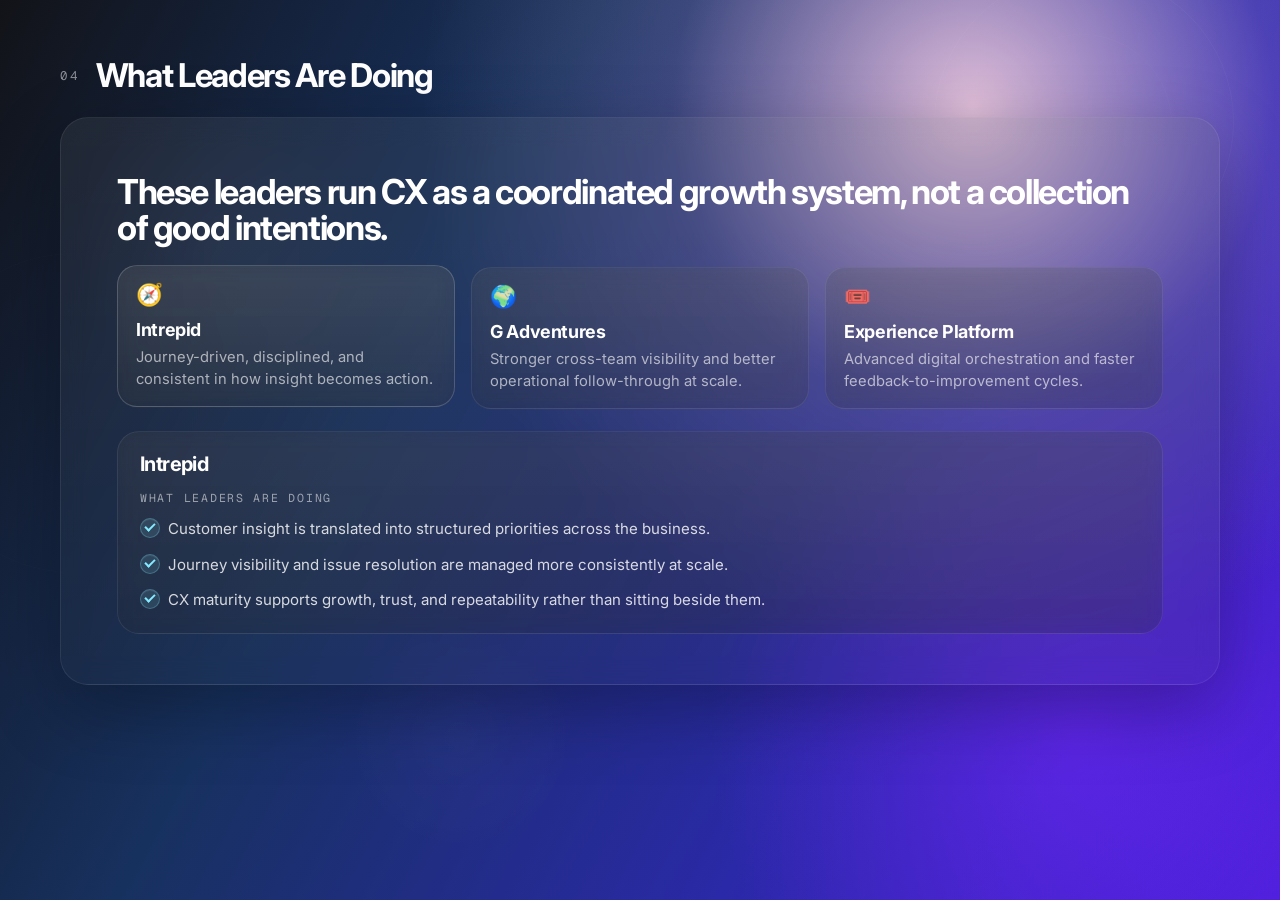
<file: CX_Chat-main/frontend/public/section3.html>
<!DOCTYPE html>
<html lang="en">
<head>
  <meta charset="UTF-8" />
  <meta name="viewport" content="width=device-width, initial-scale=1.0" />
  <title>Orbit Section 3 Leaders Preview</title>
  <link rel="preconnect" href="https://fonts.googleapis.com" />
  <link rel="preconnect" href="https://fonts.gstatic.com" crossorigin />
  <link
    href="https://fonts.googleapis.com/css2?family=Inter:wght@400;500;600;700;800&family=Geist+Mono:wght@400;500&display=swap"
    rel="stylesheet"
  />
  <style>
    :root {
      --bg-deep: #111318;
      --bg-navy: #17315f;
      --bg-violet: #4020cb;
      --bg-lilac: #efcade;
      --ink: #ffffff;
      --ink-soft: rgba(255, 255, 255, 0.84);
      --line-soft: rgba(255, 255, 255, 0.08);
      --cyan: #85eaff;
      --shadow: 0 24px 72px rgba(0, 0, 0, 0.28);
    }

    * {
      box-sizing: border-box;
    }

    html,
    body {
      margin: 0;
      min-height: 100%;
      font-family: "Inter", system-ui, sans-serif;
      color: var(--ink);
      background:
        radial-gradient(circle at 76% 12%, rgba(239, 202, 222, 0.92), rgba(239, 202, 222, 0.16) 24%, transparent 44%),
        radial-gradient(circle at 84% 82%, rgba(116, 38, 255, 0.56), transparent 28%),
        linear-gradient(118deg, #121318 0%, #17315f 34%, #2a29a7 68%, #491fd8 100%);
    }

    body::before {
      content: "";
      position: fixed;
      inset: 0;
      pointer-events: none;
      background:
        radial-gradient(circle at 18% 28%, rgba(255, 255, 255, 0.06), transparent 12%),
        radial-gradient(circle at 36% 82%, rgba(255, 255, 255, 0.04), transparent 10%);
      mix-blend-mode: screen;
      opacity: 0.6;
    }

    button {
      font: inherit;
    }

    .preview-shell {
      min-height: 100vh;
      padding: 24px;
    }

    .section {
      position: relative;
      width: min(1320px, 100%);
      margin: 0 auto;
      padding: 34px 36px 28px;
      isolation: isolate;
    }

    .orbital-ring,
    .orbital-ring-small,
    .orbital-ring-left {
      position: absolute;
      border-radius: 999px;
      border: 1px solid rgba(255, 255, 255, 0.13);
      pointer-events: none;
    }

    .orbital-ring {
      top: -52px;
      right: 22px;
      width: 300px;
      height: 300px;
      opacity: 0.28;
    }

    .orbital-ring-small {
      top: 10px;
      right: 84px;
      width: 180px;
      height: 180px;
      opacity: 0.18;
    }

    .orbital-ring-left {
      left: -110px;
      bottom: 140px;
      width: 320px;
      height: 320px;
      opacity: 0.12;
    }

    .section-head {
      position: relative;
      z-index: 2;
      display: flex;
      align-items: center;
      gap: 16px;
      margin-bottom: 24px;
    }

    .section-number {
      font-family: "Geist Mono", monospace;
      font-size: 0.78rem;
      letter-spacing: 0.22em;
      text-transform: uppercase;
      color: rgba(255, 255, 255, 0.5);
    }

    .section-title {
      margin: 0;
      font-size: clamp(1.5rem, 3vw, 2.05rem);
      line-height: 1.08;
      letter-spacing: -0.04em;
      font-weight: 700;
      color: #fff;
    }

    .panel {
      position: relative;
      z-index: 2;
      border-radius: 28px;
      border: 1px solid var(--line-soft);
      background:
        linear-gradient(180deg, rgba(255, 255, 255, 0.07), rgba(255, 255, 255, 0.03)),
        rgba(7, 10, 20, 0.12);
      box-shadow: var(--shadow);
      backdrop-filter: blur(12px);
      overflow: hidden;
    }

    .panel-inner {
      padding: 28px 28px 24px;
    }

    .content-shell {
      position: relative;
      min-height: 440px;
      border-radius: 24px;
      border: 1px solid rgba(255, 255, 255, 0.06);
      background:
        linear-gradient(180deg, rgba(255, 255, 255, 0.03), rgba(255, 255, 255, 0.015)),
        rgba(9, 12, 23, 0.12);
      overflow: hidden;
    }

    .content-stage {
      padding: 28px 28px 26px;
      animation: fadeIn 260ms ease;
    }

    .stage-meta {
      display: grid;
      grid-template-columns: minmax(0, 1.1fr);
      gap: 24px;
      align-items: start;
      margin-bottom: 22px;
    }

    .stage-summary {
      display: flex;
      flex-direction: column;
      gap: 14px;
    }

    .stage-heading {
      margin: 0;
      font-size: clamp(1.6rem, 2.8vw, 2.15rem);
      line-height: 1.02;
      letter-spacing: -0.04em;
      font-weight: 700;
    }

    .chip-grid {
      display: grid;
      grid-template-columns: repeat(3, minmax(0, 1fr));
      gap: 16px;
      margin-bottom: 22px;
    }

    .comp-chip {
      width: 100%;
      min-height: 110px;
      padding: 18px 18px 16px;
      border-radius: 20px;
      border: 1px solid rgba(255, 255, 255, 0.08);
      background:
        linear-gradient(180deg, rgba(255, 255, 255, 0.06), rgba(255, 255, 255, 0.02)),
        rgba(8, 11, 20, 0.14);
      color: inherit;
      cursor: pointer;
      text-align: left;
      transition: transform 180ms ease, border-color 180ms ease, background 180ms ease;
      backdrop-filter: blur(10px);
    }

    .comp-chip:hover,
    .comp-chip.active {
      transform: translateY(-2px);
      border-color: rgba(255, 255, 255, 0.18);
      background:
        linear-gradient(180deg, rgba(255, 255, 255, 0.09), rgba(255, 255, 255, 0.03)),
        rgba(8, 11, 20, 0.18);
    }

    .chip-head {
      display: flex;
      align-items: center;
      justify-content: space-between;
      gap: 12px;
      margin-bottom: 14px;
    }

    .chip-emoji {
      font-size: 1.35rem;
      line-height: 1;
    }

    .chip-name {
      margin: 0;
      font-size: 1.12rem;
      font-weight: 700;
      letter-spacing: -0.02em;
    }

    .chip-note {
      margin: 6px 0 0;
      color: rgba(255, 255, 255, 0.62);
      font-size: 0.92rem;
      line-height: 1.5;
    }

    .drawer {
      border-radius: 22px;
      border: 1px solid rgba(255, 255, 255, 0.08);
      background:
        linear-gradient(180deg, rgba(255, 255, 255, 0.05), rgba(255, 255, 255, 0.02)),
        rgba(8, 11, 20, 0.16);
      padding: 20px 22px 22px;
      min-height: 176px;
      backdrop-filter: blur(10px);
    }

    .drawer-head {
      display: flex;
      align-items: center;
      justify-content: space-between;
      gap: 16px;
      margin-bottom: 14px;
    }

    .drawer-name {
      margin: 0;
      font-size: 1.25rem;
      font-weight: 700;
      letter-spacing: -0.03em;
    }

    .drawer-title {
      margin: 0 0 12px;
      color: rgba(255, 255, 255, 0.54);
      font-family: "Geist Mono", monospace;
      font-size: 0.72rem;
      text-transform: uppercase;
      letter-spacing: 0.15em;
    }

    .practice-list {
      display: flex;
      flex-direction: column;
      gap: 12px;
    }

    .practice {
      position: relative;
      display: flex;
      align-items: flex-start;
      gap: 10px;
      color: rgba(255, 255, 255, 0.82);
      font-size: 0.94rem;
      line-height: 1.55;
      padding-left: 28px;
    }

    .practice::before {
      content: "";
      position: absolute;
      left: 0;
      top: 1px;
      width: 18px;
      height: 18px;
      border-radius: 999px;
      background: rgba(133, 234, 255, 0.12);
      border: 1px solid rgba(133, 234, 255, 0.26);
      box-shadow: inset 0 1px 0 rgba(255, 255, 255, 0.08);
    }

    .practice::after {
      content: "";
      position: absolute;
      width: 8px;
      height: 4px;
      border-left: 2px solid var(--cyan);
      border-bottom: 2px solid var(--cyan);
      left: 5px;
      top: 6px;
      transform: rotate(-45deg);
    }

    @keyframes fadeIn {
      from {
        opacity: 0;
        transform: translateY(8px);
      }
      to {
        opacity: 1;
        transform: translateY(0);
      }
    }

    @media (max-width: 1080px) {
      .chip-grid {
        grid-template-columns: repeat(2, minmax(0, 1fr));
      }
    }

    @media (max-width: 760px) {
      .preview-shell {
        padding: 14px;
      }

      .section {
        padding: 24px 16px 20px;
      }

      .section-head {
        align-items: flex-start;
        flex-direction: column;
        gap: 8px;
      }

      .panel-inner {
        padding: 20px 18px 18px;
      }

      .content-stage {
        padding: 22px 18px 20px;
      }

      .chip-grid {
        grid-template-columns: 1fr;
      }

      .drawer-head {
        flex-direction: column;
        align-items: flex-start;
      }
    }
  </style>
</head>
<body>
  <div class="preview-shell">
    <section class="section">
      <div class="orbital-ring" aria-hidden="true"></div>
      <div class="orbital-ring-small" aria-hidden="true"></div>
      <div class="orbital-ring-left" aria-hidden="true"></div>

      <div class="section-head">
        <span class="section-number">04</span>
        <h1 class="section-title">What Leaders Are Doing</h1>
      </div>
      
      <div class="panel">
        <div class="panel-inner">
            <div class="content-stage active" data-stage="leaders">
              <div class="stage-meta">
                <div class="stage-summary">
                  <h3 class="stage-heading">These leaders run CX as a coordinated growth system, not a collection of good intentions.</h3>
                </div>
              </div>

              <div class="chip-grid">
                <button class="comp-chip active" type="button" data-competitor="intrepid">
                  <div class="chip-head">
                    <span class="chip-emoji">🧭</span>
                  </div>
                  <p class="chip-name">Intrepid</p>
                  <p class="chip-note">Journey-driven, disciplined, and consistent in how insight becomes action.</p>
                </button>

                <button class="comp-chip" type="button" data-competitor="g-adventures">
                  <div class="chip-head">
                    <span class="chip-emoji">🌍</span>
                  </div>
                  <p class="chip-name">G Adventures</p>
                  <p class="chip-note">Stronger cross-team visibility and better operational follow-through at scale.</p>
                </button>

                <button class="comp-chip" type="button" data-competitor="experience-platform">
                  <div class="chip-head">
                    <span class="chip-emoji">🎟️</span>
                  </div>
                  <p class="chip-name">Experience Platform</p>
                  <p class="chip-note">Advanced digital orchestration and faster feedback-to-improvement cycles.</p>
                </button>
              </div>

              <div class="drawer" data-drawer="leaders"></div>
            </div>
          </div>
        </div>
      </div>
    </section>
  </div>

  <script>
    const leadersData = {
      drawerDefault: "intrepid",
      competitors: {
        "intrepid": {
          name: "Intrepid",
          why: [
            "Customer insight is translated into structured priorities across the business.",
            "Journey visibility and issue resolution are managed more consistently at scale.",
            "CX maturity supports growth, trust, and repeatability rather than sitting beside them."
          ]
        },
        "g-adventures": {
          name: "G Adventures",
          why: [
            "Cross-functional teams operate with stronger clarity on the full customer journey.",
            "Pain points are more likely to be tracked, assigned, and closed with discipline.",
            "The operating model is less dependent on heroic individuals and more embedded in the system."
          ]
        },
        "experience-platform": {
          name: "Experience Platform",
          why: [
            "Digital orchestration and service design are connected more tightly.",
            "Signals are turned into prioritization decisions faster and with better evidence quality.",
            "Execution shows stronger consistency across touchpoints and stakeholders."
          ]
        }
      }
    };

    function renderDrawer(competitorKey) {
      const drawer = document.querySelector('[data-drawer="leaders"]');
      const competitor = leadersData.competitors[competitorKey];
      if (!drawer || !competitor) return;

      drawer.innerHTML = `
        <div class="drawer-head">
          <h4 class="drawer-name">${competitor.name}</h4>
        </div>
        <p class="drawer-title">What leaders are doing</p>
        <div class="practice-list">
          ${competitor.why.map((item) => `<div class="practice">${item}</div>`).join("")}
        </div>
      `;
    }

    function updateChips(competitorKey) {
      document.querySelectorAll(".comp-chip").forEach((chip) => {
        chip.classList.toggle("active", chip.dataset.competitor === competitorKey);
      });
    }

    document.querySelectorAll(".comp-chip").forEach((chip) => {
      chip.addEventListener("click", () => {
        const competitorKey = chip.dataset.competitor;
        if (!competitorKey) return;
        updateChips(competitorKey);
        renderDrawer(competitorKey);
      });
    });

    updateChips(leadersData.drawerDefault);
    renderDrawer(leadersData.drawerDefault);
  </script>
</body>
</html>
</file>
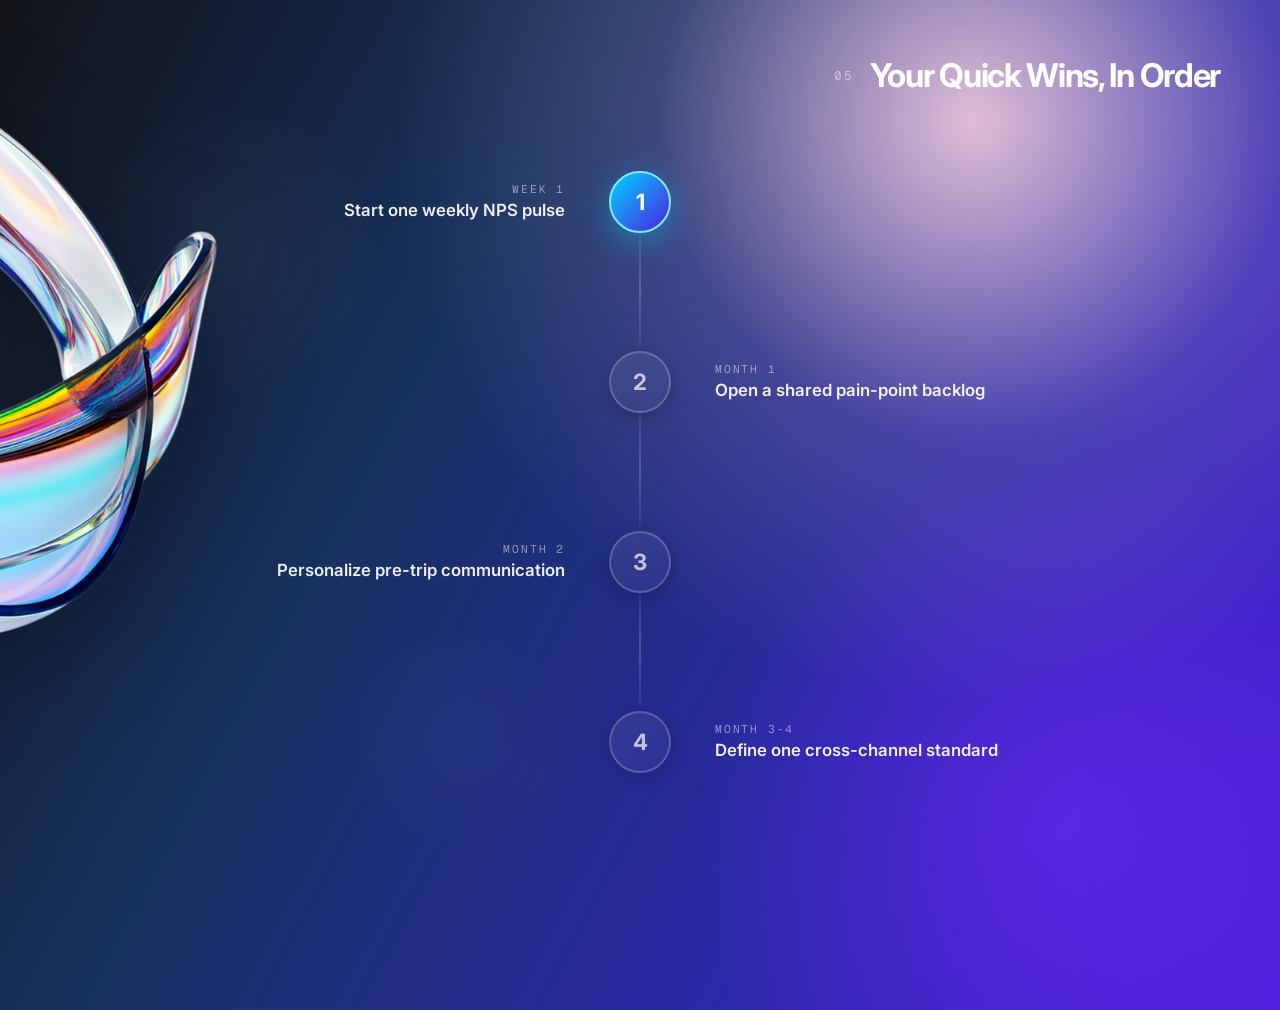
<file: CX_Chat-main/frontend/public/section4.html>
<!DOCTYPE html>
<html lang="en">
<head>
  <meta charset="UTF-8" />
  <meta name="viewport" content="width=device-width, initial-scale=1.0" />
  <title>Orbit Quick Wins Timeline Preview</title>
  <link rel="preconnect" href="https://fonts.googleapis.com" />
  <link rel="preconnect" href="https://fonts.gstatic.com" crossorigin />
  <link
    href="https://fonts.googleapis.com/css2?family=Inter:wght@400;500;600;700;800&family=Geist+Mono:wght@400;500&display=swap"
    rel="stylesheet"
  />
  <style>

  
    :root {
      --bg-deep: #111318;
      --bg-navy: #17315f;
      --bg-violet: #4020cb;
      --ink: #ffffff;
      --ink-soft: rgba(255, 255, 255, 0.84);
      --ink-muted: rgba(255, 255, 255, 0.58);
      --line: rgba(255, 255, 255, 0.12);
      --line-soft: rgba(255, 255, 255, 0.08);
      --gold: #ffd447;
      --gold-deep: #c8973f;
      --cyan: #85eaff;
      --cyan-deep: #00d4ff;
      --violet: #9f93ff;
      --violet-deep: #4d22df;
      --emerald: #61f2ba;
      --rose: #ff8ba7;
      --shadow: 0 24px 72px rgba(0, 0, 0, 0.28);
    }

    * {
      box-sizing: border-box;
    }

    html,
    body {
      margin: 0;
      min-height: 100%;
      font-family: "Inter", system-ui, sans-serif;
      color: var(--ink);
      background:
        radial-gradient(circle at 76% 12%, rgba(239, 202, 222, 0.92), rgba(239, 202, 222, 0.16) 24%, transparent 44%),
        radial-gradient(circle at 84% 82%, rgba(116, 38, 255, 0.56), transparent 28%),
        linear-gradient(118deg, #121318 0%, #17315f 34%, #2a29a7 68%, #491fd8 100%);
    }

    body::before {
      content: "";
      position: fixed;
      inset: 0;
      pointer-events: none;
      background:
        radial-gradient(circle at 18% 28%, rgba(255, 255, 255, 0.06), transparent 12%),
        radial-gradient(circle at 36% 82%, rgba(255, 255, 255, 0.04), transparent 10%);
      mix-blend-mode: screen;
      opacity: 0.6;
    }

    button,
    a {
      font: inherit;
    }

    .preview-shell {
      min-height: 100vh;
      padding: 24px;
    }

    .section {
      position: relative;
      width: min(1360px, 100%);
      margin: 0 auto;
      padding: 34px 36px 28px;
      isolation: isolate;
    }

    .orbital-ring,
    .orbital-ring-small,
    .orbital-ring-left {
      position: absolute;
      border-radius: 999px;
      border: 1px solid rgba(255, 255, 255, 0.13);
      pointer-events: none;
    }

    .section-head {
      position: absolute;
      top: 34px;
      right: 36px;
      z-index: 6;
      display: flex;
      align-items: center;
      gap: 16px;
      justify-content: flex-end;
      text-align: right;
      animation: riseIn 700ms ease both;
    }

    .section-number {
      font-family: "Geist Mono", monospace;
      font-size: 0.78rem;
      letter-spacing: 0.22em;
      text-transform: uppercase;
      color: rgba(255, 255, 255, 0.5);
    }

    .section-title {
      margin: 0;
      font-size: clamp(1.5rem, 3vw, 2.05rem);
      line-height: 1.08;
      letter-spacing: -0.04em;
      font-weight: 700;
      color: #fff;
    }
    .orbital-ring {
      top: -52px;
      right: 22px;
      width: 300px;
      height: 300px;
      opacity: 0.28;
    }

    .orbital-ring-small {
      top: 10px;
      right: 84px;
      width: 180px;
      height: 180px;
      opacity: 0.18;
    }

    .orbital-ring-left {
      left: -110px;
      bottom: 140px;
      width: 320px;
      height: 320px;
      opacity: 0.12;
    }

    .stage-shell {
      position: relative;
      z-index: 2;
      padding: 28px 28px 24px;
      min-height: 900px;
    }

    /* NEW: Top-left title block */
    .timeline-header {
      position: relative;
      z-index: 5;
      margin-bottom: 32px;
      animation: riseIn 700ms ease 100ms both;
    }

    .timeline-header-title {
      margin: 0 0 8px;
      font-size: clamp(1.8rem, 3.5vw, 2.6rem);
      line-height: 1.1;
      letter-spacing: -0.04em;
      font-weight: 700;
      color: #fff;
    }

    .timeline-header-subtitle {
      margin: 0;
      font-size: clamp(1rem, 2vw, 1.15rem);
      line-height: 1.5;
      color: var(--ink-soft);
      font-weight: 500;
    }

    .intro-title {
      margin: 0;
      font-size: clamp(2rem, 4vw, 3rem);
      line-height: 0.98;
      letter-spacing: -0.05em;
      font-weight: 700;
      color: #fff;
    }

    .intro-body {
      margin: 18px 0 0;
      color: var(--ink-soft);
      line-height: 1.7;
      font-size: 1rem;
    }

    .intro-side {
      position: absolute;
      right: 28px;
      top: 126px;
      width: 220px;
      text-align: right;
      font-size: clamp(1.7rem, 3vw, 2.55rem);
      line-height: 0.96;
      letter-spacing: -0.05em;
      font-weight: 700;
      color: rgba(255, 255, 255, 0.96);
      animation: riseIn 820ms ease 260ms both;
    }

    .orbital-visual {
      position: absolute;
      left: -550px;
      top: -100px;
      width: 800px;
      pointer-events: none;
      filter: drop-shadow(0 24px 54px rgba(0, 0, 0, 0.28));
      animation: floatIn 920ms ease 120ms both;
    }

    .orbital-visual img {
      display: block;
      width: 100%;
      height: auto;
    }

    /* REFACTORED: Timeline geometry with explicit variables */
    .timeline-stage {
      position: relative;
      z-index: 4;
      width: min(1080px, calc(100% - 40px));
      margin: 20px auto 0;
      min-height: 800px;
      
      /* Core sizing variables */
      --dot-size: 62px;
      --dot-radius: calc(var(--dot-size) / 2);
      --dot-gap: 180px;
      --dot-start: 60px;
    }

    .timeline-connectors {
      position: absolute;
      left: 50%;
      transform: translateX(-50%);
      width: 2px;
      pointer-events: none;
    }

    /* 
      FIXED CONNECTOR LOGIC:
      Each segment fills ONLY the space between consecutive dots.
      Formula: top = (previous_dot_top + dot_size), height = (dot_gap - dot_size)
      
      Dot positions:
      - Dot 1: top = --dot-start (60px)
      - Dot 2: top = --dot-start + --dot-gap (240px)
      - Dot 3: top = --dot-start + 2 * --dot-gap (420px)
      - Dot 4: top = --dot-start + 3 * --dot-gap (600px)
      
      Connector segments (edge-to-edge):
      - Seg 1: from bottom of dot 1 to top of dot 2
      - Seg 2: from bottom of dot 2 to top of dot 3
      - Seg 3: from bottom of dot 3 to top of dot 4
    */
    .timeline-connector-segment {
      position: absolute;
      left: 0;
      width: 2px;
      height: calc(var(--dot-gap) - var(--dot-size));
      background: linear-gradient(180deg, rgba(255, 255, 255, 0.06), rgba(255, 255, 255, 0.2), rgba(255, 255, 255, 0.06));
    }

    /* Segment 1: starts at bottom edge of dot 1 */
    .timeline-connector-segment.seg-1 {
      top: calc(var(--dot-start) + var(--dot-size));
    }

    /* Segment 2: starts at bottom edge of dot 2 */
    .timeline-connector-segment.seg-2 {
      top: calc(var(--dot-start) + var(--dot-gap) + var(--dot-size));
    }

    /* Segment 3: starts at bottom edge of dot 3 */
    .timeline-connector-segment.seg-3 {
      top: calc(var(--dot-start) + 2 * var(--dot-gap) + var(--dot-size));
    }

    .timeline-node {
      position: absolute;
      width: 100%;
      display: grid;
      grid-template-columns: 1fr auto 1fr;
      align-items: center;
      gap: 24px;
    }

    /* Dot positions using the same variable system */
    .timeline-node.step-1 {
      top: var(--dot-start);
    }

    .timeline-node.step-2 {
      top: calc(var(--dot-start) + var(--dot-gap));
    }

    .timeline-node.step-3 {
      top: calc(var(--dot-start) + 2 * var(--dot-gap));
    }

    .timeline-node.step-4 {
      top: calc(var(--dot-start) + 3 * var(--dot-gap));
    }

    .timeline-node[data-side="left"] {
      grid-template-areas: "label dot empty";
    }

    .timeline-node[data-side="right"] {
      grid-template-areas: "empty dot label";
    }

    .label-box {
      text-align: right;
      padding: 16px 20px;
      grid-area: label;
    }

    .timeline-node[data-side="right"] .label-box {
      text-align: left;
    }

    .label-time {
      font-family: "Geist Mono", monospace;
      font-size: 0.7rem;
      letter-spacing: 0.16em;
      text-transform: uppercase;
      color: rgba(255, 255, 255, 0.5);
      margin-bottom: 4px;
    }

    .label-title {
      font-size: 1.05rem;
      line-height: 1.3;
      font-weight: 600;
      color: rgba(255, 255, 255, 0.92);
    }

    .dot-wrap {
      grid-area: dot;
      display: flex;
      align-items: center;
      justify-content: center;
    }

    .timeline-dot {
      width: var(--dot-size);
      height: var(--dot-size);
      border-radius: 50%;
      border: 2px solid rgba(255, 255, 255, 0.2);
      background: linear-gradient(135deg, rgba(255, 255, 255, 0.08), rgba(255, 255, 255, 0.03));
      backdrop-filter: blur(8px);
      display: flex;
      align-items: center;
      justify-content: center;
      font-size: 1.4rem;
      font-weight: 700;
      color: rgba(255, 255, 255, 0.7);
      cursor: pointer;
      transition: all 340ms cubic-bezier(0.34, 1.56, 0.64, 1);
      box-shadow: 0 4px 16px rgba(0, 0, 0, 0.2);
    }

    .timeline-dot:hover {
      border-color: rgba(255, 255, 255, 0.4);
      background: linear-gradient(135deg, rgba(255, 255, 255, 0.14), rgba(255, 255, 255, 0.06));
      color: rgba(255, 255, 255, 0.95);
      transform: scale(1.08);
      box-shadow: 0 6px 24px rgba(0, 0, 0, 0.3);
    }

    .timeline-dot.is-active {
      border-color: var(--cyan);
      background: linear-gradient(135deg, var(--cyan-deep), var(--violet-deep));
      color: #fff;
      box-shadow: 0 8px 32px rgba(0, 212, 255, 0.4);
    }

    .detail-popup {
      position: fixed;
      inset: 0;
      z-index: 40;
      display: flex;
      align-items: center;
      justify-content: center;
      padding: 24px;
      background: rgba(8, 11, 20, 0.34);
      backdrop-filter: blur(18px);
      -webkit-backdrop-filter: blur(18px);
      opacity: 0;
      pointer-events: none;
      transition: opacity 260ms ease;
    }

    .detail-popup.is-visible {
      opacity: 1;
      pointer-events: auto;
    }

    .detail-popup-card {
      width: min(720px, 100%);
      max-height: min(84vh, 900px);
      overflow: auto;
      transform: translateY(18px) scale(0.97);
      transition: transform 420ms cubic-bezier(0.22, 1, 0.36, 1);
    }

    .detail-popup.is-visible .detail-popup-card {
      transform: translateY(0) scale(1);
    }

    .qw-card {
      color: var(--ink);
      background: linear-gradient(135deg, rgba(17, 19, 24, 0.98), rgba(23, 49, 95, 0.9));
      border: 1px solid rgba(255, 255, 255, 0.14);
      border-radius: 20px;
      padding: 28px;
      box-shadow: 0 24px 64px rgba(0, 0, 0, 0.48);
      backdrop-filter: blur(16px);
    }

    .qw-card-top {
      display: grid;
      grid-template-columns: 64px 1fr auto;
      gap: 16px;
      align-items: start;
      margin-bottom: 24px;
    }

    .qw-num {
      width: 64px;
      height: 64px;
      border-radius: 50%;
      background: linear-gradient(135deg, var(--violet), var(--violet-deep));
      display: flex;
      align-items: center;
      justify-content: center;
      font-size: 1.8rem;
      font-weight: 700;
      color: #fff;
      box-shadow: 0 8px 24px rgba(77, 34, 223, 0.4);
    }

    .qw-title {
      margin: 0;
      font-size: 1.3rem;
      line-height: 1.25;
      font-weight: 700;
      color: #fff;
      letter-spacing: -0.02em;
    }

    .qw-owner-chip {
      grid-column: 2;
      display: inline-flex;
      align-items: center;
      gap: 6px;
      padding: 6px 12px;
      border-radius: 20px;
      background: rgba(255, 255, 255, 0.08);
      font-size: 0.8rem;
      font-weight: 500;
      color: var(--ink-soft);
      margin-top: 8px;
      justify-self: start;
    }

    .qw-close {
      width: 36px;
      height: 36px;
      border: 0;
      border-radius: 999px;
      background: rgba(255, 255, 255, 0.08);
      color: rgba(255, 255, 255, 0.84);
      cursor: pointer;
      font-size: 0.95rem;
      font-weight: 700;
      transition: background 180ms ease, transform 180ms ease;
    }

    .qw-close:hover {
      background: rgba(255, 255, 255, 0.14);
      transform: translateY(-1px);
    }

    .qw-body {
      display: flex;
      flex-direction: column;
      gap: 20px;
    }

    .owner-row {
      display: none;
    }

    .ba-grid {
      display: grid;
      grid-template-columns: 1fr 1fr;
      gap: 20px;
    }

    .ba-cell {
      padding: 16px;
      border-radius: 12px;
      background: rgba(255, 255, 255, 0.04);
      border: 1px solid rgba(255, 255, 255, 0.08);
    }

    .ba-label {
      font-size: 0.75rem;
      font-weight: 600;
      text-transform: uppercase;
      letter-spacing: 0.1em;
      color: var(--ink-muted);
      margin-bottom: 8px;
    }

    .ba-text {
      font-size: 0.9rem;
      line-height: 1.6;
      color: var(--ink-soft);
    }

    .orbit-note {
      display: flex;
      gap: 12px;
      padding: 16px;
      border-radius: 12px;
      background: linear-gradient(135deg, rgba(159, 147, 255, 0.12), rgba(64, 32, 203, 0.08));
      border: 1px solid rgba(159, 147, 255, 0.2);
    }

    .on-icon {
      flex-shrink: 0;
      width: 28px;
      height: 28px;
      border-radius: 50%;
      background: var(--violet);
      display: flex;
      align-items: center;
      justify-content: center;
      font-size: 1.1rem;
      font-weight: 700;
      color: #fff;
    }

    .on-text {
      font-size: 0.9rem;
      line-height: 1.6;
      color: var(--ink-soft);
    }

    .benchmark-card {
      padding: 16px;
      border-radius: 12px;
      background: rgba(255, 255, 255, 0.04);
      border: 1px solid rgba(255, 255, 255, 0.08);
      display: flex;
      flex-direction: column;
      gap: 12px;
    }

    .benchmark-pill {
      display: inline-flex;
      align-items: center;
      padding: 4px 10px;
      border-radius: 12px;
      background: var(--gold);
      color: var(--bg-deep);
      font-size: 0.7rem;
      font-weight: 700;
      letter-spacing: 0.08em;
      text-transform: uppercase;
      align-self: start;
    }

    .benchmark-copy {
      font-size: 0.9rem;
      line-height: 1.6;
      color: var(--ink-soft);
    }

    .benchmark-link {
      align-self: start;
      color: var(--cyan);
      text-decoration: none;
      font-size: 0.85rem;
      font-weight: 600;
      transition: color 200ms ease;
    }

    .benchmark-link:hover {
      color: var(--cyan-deep);
    }

    @keyframes riseIn {
      from {
        opacity: 0;
        transform: translateY(16px);
      }
      to {
        opacity: 1;
        transform: translateY(0);
      }
    }

    @keyframes floatIn {
      from {
        opacity: 0;
        transform: translateY(24px) rotate(-2deg);
      }
      to {
        opacity: 1;
        transform: translateY(0) rotate(0deg);
      }
    }

    @media (max-width: 960px) {
      .timeline-stage {
        --dot-gap: 160px;
        --dot-start: 50px;
      }

      .label-box {
        max-width: 220px;
      }

      .detail-popup {
        padding: 20px;
      }
    }

    @media (max-width: 768px) {
      .section-head {
        position: relative;
        top: auto;
        right: auto;
        margin-bottom: 20px;
        justify-content: flex-start;
        text-align: left;
      }

      .timeline-stage {
        --dot-gap: 200px;
        --dot-start: 40px;
        width: 100%;
        margin-top: 40px;
      }

      .timeline-node {
        grid-template-columns: 58px 1fr;
        gap: 16px;
      }

      .timeline-node[data-side="left"],
      .timeline-node[data-side="right"] {
        grid-template-areas: "dot label";
      }

      .timeline-node .label-box {
        grid-column: 2;
        justify-self: start;
        text-align: left;
        padding: 0;
        max-width: none;
      }

      .detail-popup {
        padding: 14px;
      }

      .ba-grid {
        grid-template-columns: 1fr;
      }

      .qw-card-top {
        grid-template-columns: 58px 1fr auto;
      }

      .qw-owner-chip {
        grid-column: 1 / -1;
        justify-self: start;
      }
    }
  </style>
</head>
<body>
  <div class="preview-shell">
    <section class="section">
      <div class="orbital-ring"></div>
      <div class="orbital-ring-small"></div>
      <div class="orbital-ring-left"></div>

      <div class="section-head">
        <span class="section-number">05</span>
        <h1 class="section-title">Your Quick Wins, In Order</h1>
      </div>

      <div class="stage-shell">

          <div class="orbital-visual" aria-hidden="true">
            <img src="d87248c323a11fe6364ab034b73bea1e1c1e77f7.png" alt="" />
          </div>

          <!-- NEW: Top-left title block -->
          

          <div class="timeline-stage">
            <div class="timeline-connectors" aria-hidden="true">
              <div class="timeline-connector-segment seg-1"></div>
              <div class="timeline-connector-segment seg-2"></div>
              <div class="timeline-connector-segment seg-3"></div>
            </div>

            <div class="timeline-node step-1" data-side="left">
              <div class="label-box">
                <div class="label-time">Week 1</div>
                <div class="label-title">Start one weekly NPS pulse</div>
              </div>
              <div class="dot-wrap">
                <button class="timeline-dot dot-1 is-active" type="button" data-step="1" aria-label="Open quick win 1">1</button>
              </div>
            </div>

            <div class="timeline-node step-2" data-side="right">
              <div class="label-box">
                <div class="label-time">Month 1</div>
                <div class="label-title">Open a shared pain-point backlog</div>
              </div>
              <div class="dot-wrap">
                <button class="timeline-dot dot-2" type="button" data-step="2" aria-label="Open quick win 2">2</button>
              </div>
            </div>

            <div class="timeline-node step-3" data-side="left">
              <div class="label-box">
                <div class="label-time">Month 2</div>
                <div class="label-title">Personalize pre-trip communication</div>
              </div>
              <div class="dot-wrap">
                <button class="timeline-dot dot-3" type="button" data-step="3" aria-label="Open quick win 3">3</button>
              </div>
            </div>

            <div class="timeline-node step-4" data-side="right">
              <div class="label-box">
                <div class="label-time">Month 3-4</div>
                <div class="label-title">Define one cross-channel standard</div>
              </div>
              <div class="dot-wrap">
                <button class="timeline-dot dot-4" type="button" data-step="4" aria-label="Open quick win 4">4</button>
              </div>
            </div>

          </div>
      </div>

      <div class="detail-popup" id="detail-popup" aria-hidden="true"></div>
    </section>
  </div>

  <script>
    const quickWins = {
      1: {
        title: "Start one weekly NPS pulse after each completed trip",
        owner: "CX Owner",
        today:
          "Satisfaction is mostly inferred from the absence of complaints, which means quiet disappointment can pass unnoticed until it affects repeat bookings.",
        after:
          "You get one clean weekly signal showing which journeys create loyalty and which ones create silent churn before the next booking cycle is lost.",
        orbitTake:
          "Add one post-trip question into the current follow-up flow and route low scores into a personal callback. This gives the rest of the report a measurable baseline immediately.",
        benchmark: {
          logo: "NPS",
          name: "Medallia travel benchmark",
          action: "Travel brands that systematize post-experience NPS create earlier recovery triggers and stronger repeat-intent visibility.",
          href: "https://www.medallia.com/customer-experience-travel-hospitality/"
        }
      },
      2: {
        title: "Open one shared pain-point backlog with named owners",
        owner: "CX Owner + Team Leads",
        today:
          "Issues are often solved when they become loud, but quieter friction points are not consistently named, prioritized, or tracked across teams.",
        after:
          "Every recurring pain point has an owner, a next action, and visible follow-through, so the team can improve proactively instead of reactively.",
        orbitTake:
          "Start with a lightweight shared tracker. Problem, frequency, owner, target fix date, and status are enough to turn good intent into a real improvement loop.",
        benchmark: {
          logo: "CX",
          name: "Qualtrics XM Institute",
          action: "Closed-loop issue management is consistently linked to lower complaint recurrence and better operational accountability.",
          href: "https://www.qualtrics.com/experience-management/customer/closed-loop-feedback/"
        }
      },
      3: {
        title: "Use CRM history to personalize pre-trip communication for return travelers",
        owner: "Operations + CX Owner",
        today:
          "Returning customers still receive communication that feels generic, even when the business already holds useful history about past trips and preferences.",
        after:
          "High-value travelers feel recognized before the trip starts, which increases trust, relevance, and the likelihood of repeat purchase.",
        orbitTake:
          "Start manually with the top repeat customers and one template using past trip history plus one suggested next destination. If the response is strong, automate later.",
        benchmark: {
          logo: "CRM",
          name: "McKinsey personalization research",
          action: "Brands that use existing customer data to tailor outreach see stronger conversion and repeat-purchase behavior than generic messaging programs.",
          href: "https://www.mckinsey.com/capabilities/growth-marketing-and-sales/our-insights/the-value-of-getting-personalization-right-or-wrong-is-multiplying"
        }
      },
      4: {
        title: "Define one cross-channel experience standard for website, email, and WhatsApp",
        owner: "CX Owner + Digital Lead",
        today:
          "Customers can encounter different tones, expectations, and handoff quality depending on the channel they use, which weakens trust even when service intent is good.",
        after:
          "The brand starts to feel coherent across the journey, making it easier for customers to move from discovery to booking without repeated effort or mixed signals.",
        orbitTake:
          "Write one concise standard covering tone, information expected at each stage, and the next step a customer should always understand. Make it usable by every customer-facing team.",
        benchmark: {
          logo: "UX",
          name: "Nielsen Norman Group",
          action: "Experience consistency across channels reduces friction and repeated effort, especially when customers move between digital and human touchpoints.",
          href: "https://www.nngroup.com/articles/omnichannel-ux/"
        }
      }
    };

    const dots = document.querySelectorAll(".timeline-dot");
    const popup = document.getElementById("detail-popup");

    function popupMarkup(step) {
      const item = quickWins[step];
      return `
        <div class="detail-popup-card" role="dialog" aria-modal="true" aria-labelledby="quick-win-title">
        <article class="qw-card">
          <div class="qw-card-top">
            <div class="qw-num">${step}</div>
            <div>
              <h3 class="qw-title" id="quick-win-title">${item.title}</h3>
              <div class="qw-owner-chip">Owner | ${item.owner}</div>
            </div>
            <button class="qw-close" type="button" aria-label="Close quick win">X</button>
          </div>
          <div class="qw-body">
            <div class="owner-row">
              <div class="owner-label">Owner</div>
              <div class="owner-avatar">@</div>
              <div class="owner-name">${item.owner}</div>
            </div>

            <div class="ba-grid">
              <div class="ba-cell before">
                <div class="ba-label">Today</div>
                <div class="ba-text">${item.today}</div>
              </div>
              <div class="ba-cell after">
                <div class="ba-label">After this</div>
                <div class="ba-text">${item.after}</div>
              </div>
            </div>

           
            
          </div>
        </article>
        </div>
      `;
    }

    function closePopup() {
      if (!popup) return;
      popup.classList.remove("is-visible");
      popup.setAttribute("aria-hidden", "true");
      popup.innerHTML = "";
    }

    function activateStep(step) {
      if (!popup) return;
      dots.forEach((dot) => {
        dot.classList.toggle("is-active", dot.dataset.step === step);
      });

      popup.innerHTML = popupMarkup(step);
      requestAnimationFrame(() => {
        popup.classList.add("is-visible");
        popup.setAttribute("aria-hidden", "false");
      });
    }

    dots.forEach((dot) => {
      dot.addEventListener("click", () => activateStep(dot.dataset.step));
    });

    if (popup) {
      popup.addEventListener("click", (event) => {
        if (event.target === popup || event.target.closest(".qw-close")) {
          closePopup();
        }
      });
    }

    window.addEventListener("keydown", (event) => {
      if (popup && event.key === "Escape" && popup.classList.contains("is-visible")) {
        closePopup();
      }
    });
  </script>
</body>
</html>
</file>
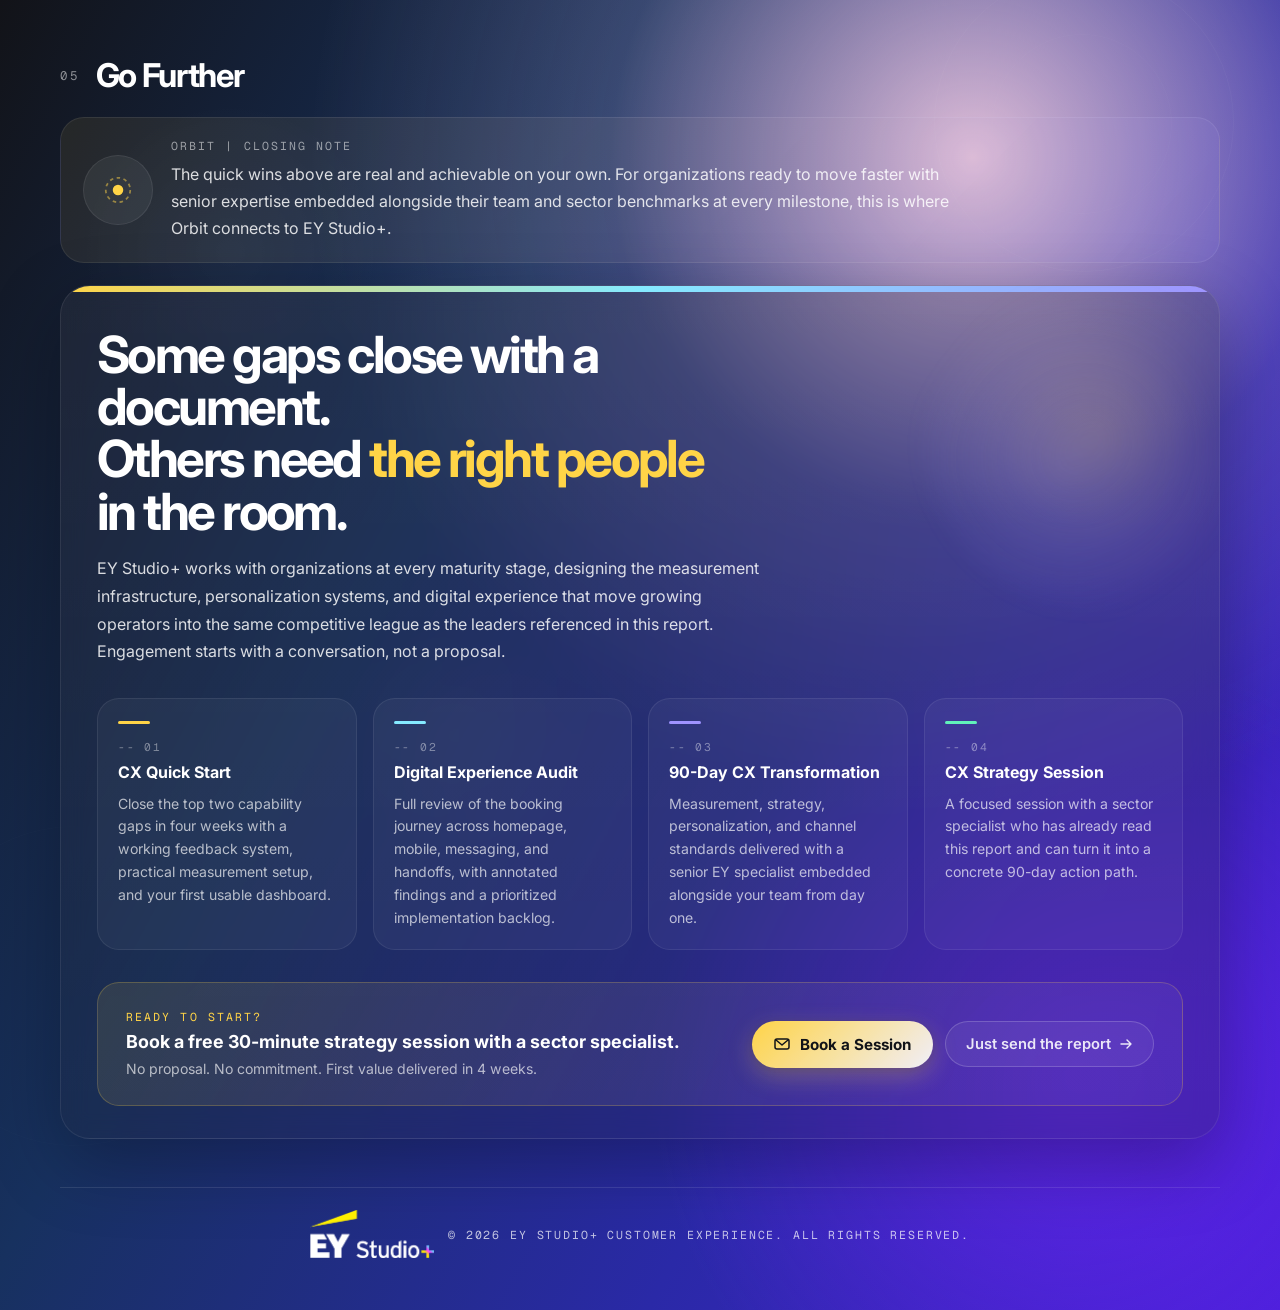
<file: CX_Chat-main/frontend/public/section5.html>
<!DOCTYPE html>
<html lang="en">
<head>
  <meta charset="UTF-8" />
  <meta name="viewport" content="width=device-width, initial-scale=1.0" />
  <title>Orbit Section 5 Go Further</title>
  <link rel="preconnect" href="https://fonts.googleapis.com" />
  <link rel="preconnect" href="https://fonts.gstatic.com" crossorigin />
  <link
    href="https://fonts.googleapis.com/css2?family=Inter:wght@400;500;600;700;800&family=Geist+Mono:wght@400;500&display=swap"
    rel="stylesheet"
  />
  <style>
    :root {
      --bg-deep: #111318;
      --bg-navy: #17315f;
      --bg-violet: #4020cb;
      --ink: #ffffff;
      --ink-soft: rgba(255, 255, 255, 0.84);
      --ink-muted: rgba(255, 255, 255, 0.58);
      --line: rgba(255, 255, 255, 0.12);
      --line-soft: rgba(255, 255, 255, 0.08);
      --gold: #ffd447;
      --gold-deep: #c8973f;
      --cyan: #85eaff;
      --cyan-deep: #00d4ff;
      --violet: #9f93ff;
      --violet-deep: #4d22df;
      --emerald: #61f2ba;
      --rose: #ff8ba7;
      --shadow: 0 24px 72px rgba(0, 0, 0, 0.28);
    }

    * { box-sizing: border-box; }

    html, body {
      margin: 0;
      min-height: 100%;
      font-family: "Inter", system-ui, sans-serif;
      color: var(--ink);
      background:
        radial-gradient(circle at 76% 12%, rgba(239, 202, 222, 0.92), rgba(239, 202, 222, 0.16) 24%, transparent 44%),
        radial-gradient(circle at 84% 82%, rgba(116, 38, 255, 0.56), transparent 28%),
        linear-gradient(118deg, #121318 0%, #17315f 34%, #2a29a7 68%, #491fd8 100%);
    }

    body::before {
      content: "";
      position: fixed;
      inset: 0;
      pointer-events: none;
      background:
        radial-gradient(circle at 18% 28%, rgba(255,255,255,0.06), transparent 12%),
        radial-gradient(circle at 36% 82%, rgba(255,255,255,0.04), transparent 10%);
      mix-blend-mode: screen;
      opacity: 0.6;
    }

    button, input, textarea { font: inherit; }

    .preview-shell {
      min-height: 100vh;
      padding: 24px;
    }

    .section {
      position: relative;
      width: min(1320px, 100%);
      margin: 0 auto;
      padding: 34px 36px 28px;
      isolation: isolate;
    }

    /* Orbital decorations */
    .orbital-ring, .orbital-ring-small, .orbital-ring-left {
      position: absolute;
      border-radius: 999px;
      border: 1px solid rgba(255,255,255,0.13);
      pointer-events: none;
    }
    .orbital-ring       { top:-52px; right:22px;   width:300px; height:300px; opacity:0.28; }
    .orbital-ring-small { top:10px;  right:84px;   width:180px; height:180px; opacity:0.18; }
    .orbital-ring-left  { left:-110px; bottom:140px; width:320px; height:320px; opacity:0.12; }

    /* Section header */
    .section-head {
      position: relative;
      z-index: 2;
      display: flex;
      align-items: center;
      gap: 16px;
      margin-bottom: 24px;
    }

    .section-number {
      font-family: "Geist Mono", monospace;
      font-size: 0.78rem;
      letter-spacing: 0.22em;
      text-transform: uppercase;
      color: rgba(255,255,255,0.5);
    }

    .section-title {
      margin: 0;
      font-size: clamp(1.5rem, 3vw, 2.05rem);
      line-height: 1.08;
      letter-spacing: -0.04em;
      font-weight: 700;
      color: #fff;
    }

    /* Studio wrap */
    .studio-wrap {
      position: relative;
      z-index: 2;
      display: grid;
      gap: 22px;
    }

    /* Orbit message */
    .studio-orbit-msg {
      display: grid;
      grid-template-columns: 70px minmax(0, 1fr);
      gap: 18px;
      align-items: center;
      padding: 20px 22px;
      border-radius: 24px;
      border: 1px solid rgba(255,255,255,0.08);
      background: linear-gradient(135deg, rgba(255,212,71,0.08), rgba(159,147,255,0.1));
      animation: riseIn 620ms ease both;
    }

    .som-av {
      display: grid;
      place-items: center;
      width: 70px;
      height: 70px;
      border-radius: 999px;
      background: rgba(255,255,255,0.06);
      border: 1px solid rgba(255,255,255,0.08);
    }
    .som-av svg { width:42px; height:42px; }

    .som-from {
      font-family: "Geist Mono", monospace;
      font-size: 0.72rem;
      letter-spacing: 0.18em;
      text-transform: uppercase;
      color: rgba(255,255,255,0.54);
    }

    .som-text {
      margin-top: 8px;
      color: var(--ink-soft);
      line-height: 1.68;
      font-size: 1rem;
      max-width: 80ch;
    }

    /* Main card */
    .studio-card {
      position: relative;
      overflow: hidden;
      border-radius: 30px;
      border: 1px solid rgba(255,255,255,0.08);
      background:
        linear-gradient(180deg, rgba(255,255,255,0.06), rgba(255,255,255,0.025)),
        rgba(10,13,25,0.22);
      box-shadow: var(--shadow);
      backdrop-filter: blur(12px);
      animation: riseIn 720ms ease 90ms both;
    }

    .studio-top-bar {
      height: 6px;
      background: linear-gradient(90deg, var(--gold), var(--cyan), var(--violet));
    }

    .studio-inner {
      position: relative;
      padding: 36px 36px 32px;
    }

    .studio-bg-glow {
      position: absolute;
      right: -60px; top: -40px;
      width: 360px; height: 360px;
      border-radius: 999px;
      background:
        radial-gradient(circle, rgba(255,212,71,0.16), rgba(255,212,71,0.03) 42%, transparent 66%),
        radial-gradient(circle at 40% 60%, rgba(159,147,255,0.18), transparent 52%);
      filter: blur(10px);
      pointer-events: none;
    }

    /* Heading block */
    .studio-hl {
      position: relative;
      z-index: 2;
      margin: 0;
      max-width: 720px;
      font-size: clamp(2rem, 4vw, 3.2rem);
      line-height: 1.02;
      letter-spacing: -0.05em;
      font-weight: 700;
      color: #fff;
    }
    .studio-hl em { font-style: normal; color: var(--gold); }

    .studio-body {
      position: relative;
      z-index: 2;
      max-width: 680px;
      margin-top: 18px;
      color: var(--ink-soft);
      font-size: 1rem;
      line-height: 1.74;
    }

    /* ── OFFERS GRID ── */
    .studio-offers {
      position: relative;
      z-index: 2;
      display: grid;
      grid-template-columns: repeat(4, minmax(0, 1fr));
      gap: 16px;
      margin-top: 32px;
      align-items: stretch; /* all cards same height */
    }

    .s-offer {
      display: flex;
      flex-direction: column;
      border-radius: 22px;
      border: 1px solid rgba(255,255,255,0.08);
      background: rgba(255,255,255,0.04);
      padding: 22px 20px 20px;
      transition: transform 220ms ease, border-color 220ms ease, background 220ms ease;
    }

    .s-offer:hover {
      transform: translateY(-3px);
      border-color: rgba(255,255,255,0.18);
      background: rgba(255,255,255,0.07);
    }

    /* accent bar per card */
    .so-accent {
      width: 32px;
      height: 3px;
      border-radius: 999px;
      margin-bottom: 16px;
    }
    .s-offer:nth-child(1) .so-accent { background: var(--gold); }
    .s-offer:nth-child(2) .so-accent { background: var(--cyan); }
    .s-offer:nth-child(3) .so-accent { background: var(--violet); }
    .s-offer:nth-child(4) .so-accent { background: var(--emerald); }

    .so-num {
      font-family: "Geist Mono", monospace;
      font-size: 0.7rem;
      letter-spacing: 0.16em;
      text-transform: uppercase;
      color: rgba(255,255,255,0.42);
      margin-bottom: 8px;
    }

    .so-t {
      color: #fff;
      font-size: 1rem;
      font-weight: 700;
      line-height: 1.28;
    }

    .so-d {
      margin-top: 10px;
      color: rgba(255,255,255,0.68);
      font-size: 0.88rem;
      line-height: 1.62;
      flex: 1; /* pushes bottom of card to equal height */
    }

    /* ── CTA BLOCK ── */
    .studio-cta-block {
      position: relative;
      z-index: 2;
      margin-top: 32px;
      display: flex;
      align-items: center;
      gap: 20px;
      padding: 26px 28px;
      border-radius: 22px;
      border: 1px solid rgba(255, 212, 71, 0.22);
      background: linear-gradient(135deg, rgba(255,212,71,0.10) 0%, rgba(159,147,255,0.08) 100%);
    }

    .scta-text {
      flex: 1;
      min-width: 0;
    }

    .scta-label {
      font-family: "Geist Mono", monospace;
      font-size: 0.72rem;
      letter-spacing: 0.18em;
      text-transform: uppercase;
      color: var(--gold);
      margin-bottom: 6px;
    }

    .scta-heading {
      margin: 0;
      font-size: 1.12rem;
      font-weight: 700;
      color: #fff;
      line-height: 1.3;
    }

    .scta-sub {
      margin-top: 4px;
      color: rgba(255,255,255,0.66);
      font-size: 0.88rem;
      line-height: 1.5;
    }

    .scta-actions {
      display: flex;
      gap: 12px;
      flex-shrink: 0;
      flex-wrap: wrap;
      align-items: center;
    }

    .btn-primary {
      display: inline-flex;
      align-items: center;
      gap: 10px;
      border: 0;
      border-radius: 999px;
      padding: 14px 22px;
      font-weight: 700;
      font-size: 0.95rem;
      color: #111318;
      background: linear-gradient(135deg, var(--gold) 0%, rgba(255,255,255,0.92) 100%);
      cursor: pointer;
      white-space: nowrap;
      transition: transform 200ms ease, filter 200ms ease, box-shadow 200ms ease;
      box-shadow: 0 8px 24px rgba(255,212,71,0.28), 0 2px 8px rgba(0,0,0,0.18);
      text-decoration: none;
    }
    .btn-primary:hover {
      transform: translateY(-2px);
      filter: brightness(1.06);
      box-shadow: 0 12px 32px rgba(255,212,71,0.38), 0 4px 12px rgba(0,0,0,0.22);
    }

    .btn-secondary {
      display: inline-flex;
      align-items: center;
      gap: 8px;
      border: 1px solid rgba(255,255,255,0.18);
      border-radius: 999px;
      padding: 13px 20px;
      font-weight: 600;
      font-size: 0.92rem;
      color: rgba(255,255,255,0.88);
      background: rgba(255,255,255,0.06);
      cursor: pointer;
      white-space: nowrap;
      transition: border-color 200ms ease, background 200ms ease, transform 200ms ease;
      text-decoration: none;
    }
    .btn-secondary:hover {
      border-color: rgba(255,255,255,0.34);
      background: rgba(255,255,255,0.10);
      transform: translateY(-1px);
    }

    /* Footer row */
    .studio-foot-row {
      position: relative;
      z-index: 2;
      display: flex;
      flex-wrap: wrap;
      gap: 10px 20px;
      align-items: center;
      justify-content: space-between;
      margin-top: 24px;
      padding-top: 18px;
      border-top: 1px solid rgba(255,255,255,0.08);
    }

    .sfl {
      color: rgba(255,255,255,0.56);
      font-size: 0.86rem;
      line-height: 1.5;
    }
    .sfl b { color: rgba(255,255,255,0.78); font-weight: 600; }

    .talk-link {
      color: var(--cyan);
      text-decoration: none;
      font-weight: 600;
      font-size: 0.88rem;
      transition: opacity 180ms ease;
    }
    .talk-link:hover { opacity: 0.76; text-decoration: underline; }

    .section-footer {
      position: relative;
      z-index: 2;
      margin-top: 26px;
      padding-top: 22px;
      border-top: 1px solid rgba(255, 255, 255, 0.1);
      display: flex;
      align-items: center;
      justify-content: center;
      gap: 14px;
      color: rgba(255, 255, 255, 0.72);
      font-family: "Geist Mono", monospace;
      font-size: 0.72rem;
      letter-spacing: 0.16em;
      text-transform: uppercase;
      text-align: center;
    }

    .section-footer img {
      width: 124px;
      height: auto;
      flex: 0 0 auto;
      filter: brightness(1.04);
    }

    .section-footer p {
      margin: 0;
    }

    @keyframes riseIn {
      from { opacity: 0; transform: translateY(16px); }
      to   { opacity: 1; transform: translateY(0); }
    }

    /* Responsive */
    @media (max-width: 1100px) {
      .studio-offers {
        grid-template-columns: repeat(2, minmax(0, 1fr));
      }
      .scta-actions { flex-direction: column; align-items: flex-start; }
    }

    @media (max-width: 720px) {
      .preview-shell { padding: 16px; }
      .section { padding: 24px 0 12px; }
      .studio-inner { padding: 22px 18px 20px; }
      .studio-orbit-msg { grid-template-columns: 1fr; }
      .studio-offers { grid-template-columns: 1fr; }
      .studio-cta-block { flex-direction: column; align-items: flex-start; }
      .scta-actions { width: 100%; }
      .btn-primary, .btn-secondary { width: 100%; justify-content: center; }
      .studio-foot-row { align-items: flex-start; }
      .section-footer {
        flex-direction: column;
        gap: 10px;
        font-size: 0.68rem;
      }
    }
  </style>
</head>
<body>
  <div class="preview-shell">
    <section class="section">
      <div class="orbital-ring"></div>
      <div class="orbital-ring-small"></div>
      <div class="orbital-ring-left"></div>

      <div class="section-head">
        <span class="section-number">05</span>
        <h1 class="section-title">Go Further</h1>
      </div>

      <div class="studio-wrap">

        <!-- Orbit closing note -->
        <div class="studio-orbit-msg">
          <div class="som-av" aria-hidden="true">
            <svg viewBox="0 0 24 24" fill="none">
              <circle cx="12" cy="12" r="3" fill="#ffd447"></circle>
              <circle cx="12" cy="12" r="7" stroke="#ffd447" stroke-width="1" stroke-dasharray="2 2" opacity=".5"></circle>
            </svg>
          </div>
          <div>
            <div class="som-from">Orbit | Closing note</div>
            <div class="som-text">
              The quick wins above are real and achievable on your own. For organizations ready to move faster with senior expertise embedded alongside their team and sector benchmarks at every milestone, this is where Orbit connects to EY Studio+.
            </div>
          </div>
        </div>

        <!-- Main card -->
        <div class="studio-card" id="contact">
          <div class="studio-top-bar"></div>
          <div class="studio-inner">
            <div class="studio-bg-glow" aria-hidden="true"></div>

            <h2 class="studio-hl">
              Some gaps close with a document.<br />
              Others need <em>the right people</em><br />
              in the room.
            </h2>

            <div class="studio-body">
              EY Studio+ works with organizations at every maturity stage, designing the measurement infrastructure, personalization systems, and digital experience that move growing operators into the same competitive league as the leaders referenced in this report. Engagement starts with a conversation, not a proposal.
            </div>

            <!-- 4-up offer cards — equal height via flexbox -->
            <div class="studio-offers">
              <div class="s-offer">
                <div class="so-accent" aria-hidden="true"></div>
                <div class="so-num">-- 01</div>
                <div class="so-t">CX Quick Start</div>
                <div class="so-d">Close the top two capability gaps in four weeks with a working feedback system, practical measurement setup, and your first usable dashboard.</div>
              </div>

              <div class="s-offer">
                <div class="so-accent" aria-hidden="true"></div>
                <div class="so-num">-- 02</div>
                <div class="so-t">Digital Experience Audit</div>
                <div class="so-d">Full review of the booking journey across homepage, mobile, messaging, and handoffs, with annotated findings and a prioritized implementation backlog.</div>
              </div>

              <div class="s-offer">
                <div class="so-accent" aria-hidden="true"></div>
                <div class="so-num">-- 03</div>
                <div class="so-t">90-Day CX Transformation</div>
                <div class="so-d">Measurement, strategy, personalization, and channel standards delivered with a senior EY specialist embedded alongside your team from day one.</div>
              </div>

              <div class="s-offer">
                <div class="so-accent" aria-hidden="true"></div>
                <div class="so-num">-- 04</div>
                <div class="so-t">CX Strategy Session</div>
                <div class="so-d">A focused session with a sector specialist who has already read this report and can turn it into a concrete 90-day action path.</div>
              </div>
            </div>

            <!-- ── Clear CTA block ── -->
            <div class="studio-cta-block">
              <div class="scta-text">
                <div class="scta-label">Ready to start?</div>
                <h3 class="scta-heading">Book a free 30-minute strategy session with a sector specialist.</h3>
                <div class="scta-sub">No proposal. No commitment. First value delivered in 4 weeks.</div>
              </div>
              <div class="scta-actions">
                <a href="mailto:cx@studio.ey.com" class="btn-primary">
                  <svg width="16" height="16" viewBox="0 0 16 16" fill="none" aria-hidden="true">
                    <path d="M2 4l6 5 6-5" stroke="#111318" stroke-width="1.5" stroke-linecap="round" stroke-linejoin="round"/>
                    <rect x="1" y="3" width="14" height="10" rx="2" stroke="#111318" stroke-width="1.5"/>
                  </svg>
                  Book a Session
                </a>
                <a href="mailto:cx@studio.ey.com" class="btn-secondary">
                  Just send the report
                  <svg width="14" height="14" viewBox="0 0 14 14" fill="none" aria-hidden="true">
                    <path d="M2 7h10M8 3l4 4-4 4" stroke="currentColor" stroke-width="1.4" stroke-linecap="round" stroke-linejoin="round"/>
                  </svg>
                </a>
              </div>
            </div>


          </div>
        </div>

        <footer class="section-footer">
          <img src="./EY_Studio+_Logo_Primary_WithoutStrapline_RGB_White_Yellow_Grad_EN.png" alt="EY Studio+ logo" />
          <p>&copy; 2026 EY Studio+ Customer Experience. All rights reserved.</p>
        </footer>

      </div>
    </section>
  </div>
</body>
</html>
</file>
<file: internal_portal/assets/Style/admin.css>
:root {
    --ey-yellow: #ffd51f;
    --ey-cyan: #00abd6;
    --ey-violet: #6f18b6;
    --ey-magenta: #f05c9f;
    --ey-orange: #e88637;
    --ey-bg: #050505;
    --ey-panel: rgba(16, 14, 22, 0.94);
    --ey-border: rgba(255, 255, 255, 0.1);
    --ey-text: #f4f1eb;
    --ey-muted: rgba(244, 241, 235, 0.68);
    --ey-danger: #ff8e8e;
    --ey-success: #7de6b1;
}

body.admin-page {
    background:
        radial-gradient(circle at 8% 0%, rgba(0, 171, 214, 0.22), transparent 25%),
        radial-gradient(circle at 68% 8%, rgba(111, 24, 182, 0.32), transparent 22%),
        radial-gradient(circle at 96% 0%, rgba(255, 213, 31, 0.46), transparent 20%),
        linear-gradient(180deg, #050507 0%, #09070d 58%, #050505 100%);
    color: var(--ey-text);
    font-family: Inter, "Segoe UI", Arial, sans-serif;
    margin: 0;
    min-height: 100vh;
}

.admin-shell {
    min-height: 100vh;
    position: relative;
}

.admin-shell::before {
    background: linear-gradient(90deg, var(--ey-cyan), var(--ey-violet), var(--ey-magenta), var(--ey-orange), var(--ey-yellow));
    content: "";
    height: 3px;
    left: 0;
    position: fixed;
    right: 0;
    top: 0;
    z-index: 5;
}

.admin-login,
.password-shell {
    align-items: center;
    display: flex;
    min-height: 100vh;
    padding: clamp(1.25rem, 3vw, 3rem);
}

.admin-login-frame {
    align-items: center;
    display: grid;
    gap: clamp(2rem, 6vw, 6rem);
    grid-template-columns: minmax(20rem, 1fr) minmax(18rem, 26rem);
    margin: 0 auto;
    max-width: 72rem;
    width: 100%;
}

.admin-brand {
    display: grid;
    gap: 0.85rem;
}

.admin-brand-mark {
    background: #ffe600;
    clip-path: polygon(0 74%, 100% 0, 100% 38%, 0 100%);
    display: block;
    height: 4.4rem;
    margin-bottom: -1.35rem;
    width: 12.5rem;
}

.admin-brand-lockup {
    align-items: baseline;
    display: flex;
    gap: 1.1rem;
    line-height: 1;
}

.admin-brand-lockup span:first-child {
    color: #fff;
    font-family: Arial Black, Arial, sans-serif;
    font-size: 6.6rem;
    font-weight: 900;
    letter-spacing: 0;
}

.admin-brand-lockup span:nth-child(2) {
    color: #fff;
    font-size: 4.25rem;
    font-weight: 500;
    letter-spacing: 0;
}

.admin-brand-lockup span:last-child {
    background: linear-gradient(135deg, #fff 0%, #00abd6 28%, #8c37ff 50%, #f05c9f 67%, #ffe600 100%);
    -webkit-background-clip: text;
    background-clip: text;
    color: transparent;
    font-size: 4.35rem;
    font-weight: 800;
    letter-spacing: 0;
    margin-left: -0.3rem;
}

.admin-brand-tagline {
    color: #fff;
    font-size: 1.7rem;
    font-weight: 800;
    letter-spacing: 0;
    line-height: 1.1;
}

.admin-card,
.admin-panel {
    background: linear-gradient(180deg, rgba(18, 15, 26, 0.94) 0%, rgba(8, 8, 12, 0.96) 100%);
    border: 1px solid var(--ey-border);
    border-radius: 8px;
    box-shadow: inset 0 1px 0 rgba(255, 255, 255, 0.05), 0 24px 70px rgba(0, 0, 0, 0.42);
    position: relative;
}

.admin-card::before,
.admin-panel::before {
    background: linear-gradient(90deg, var(--ey-cyan), var(--ey-violet), var(--ey-magenta), var(--ey-orange), var(--ey-yellow));
    content: "";
    height: 2px;
    left: 0;
    position: absolute;
    right: 0;
    top: 0;
}

.admin-card {
    display: grid;
    gap: 1rem;
    padding: clamp(1.25rem, 3vw, 2rem);
}

.admin-kicker {
    color: var(--ey-yellow);
    font-size: 0.8rem;
    font-weight: 800;
    margin: 0 0 0.4rem;
    text-transform: uppercase;
}

.admin-title {
    color: var(--ey-text);
    font-size: 2.55rem;
    font-weight: 750;
    letter-spacing: 0;
    line-height: 1;
    margin: 0;
}

.admin-field {
    display: grid;
    gap: 0.45rem;
}

.admin-field span {
    color: var(--ey-muted);
    font-size: 0.78rem;
    font-weight: 800;
    text-transform: uppercase;
}

.admin-field input {
    background: rgba(255, 255, 255, 0.045);
    border: 1px solid rgba(255, 255, 255, 0.14);
    border-radius: 6px;
    color: var(--ey-text);
    font-size: 1rem;
    min-height: 3.1rem;
    outline: none;
    padding: 0 0.95rem;
}

.admin-field input:focus {
    border-color: rgba(255, 213, 31, 0.7);
    box-shadow: 0 0 0 3px rgba(255, 213, 31, 0.12);
}

.admin-button {
    align-items: center;
    background: linear-gradient(135deg, var(--ey-yellow) 0%, #ffb31f 40%, var(--ey-orange) 100%);
    border: 1px solid rgba(255, 213, 31, 0.75);
    border-radius: 6px;
    color: #17120a;
    display: inline-flex;
    font-weight: 800;
    justify-content: center;
    min-height: 3rem;
    padding: 0 1rem;
}

.admin-button.secondary {
    background: rgba(255, 255, 255, 0.045);
    border-color: rgba(255, 255, 255, 0.16);
    color: var(--ey-text);
}

.admin-button.danger {
    background: rgba(255, 142, 142, 0.08);
    border-color: rgba(255, 142, 142, 0.45);
    color: #ffc7c7;
}

.admin-button:disabled {
    cursor: not-allowed;
    opacity: 0.55;
}

.admin-error,
.admin-note {
    font-size: 0.82rem;
    font-weight: 700;
    min-height: 1rem;
    margin: 0;
}

.admin-error {
    color: var(--ey-danger);
}

.admin-note {
    color: var(--ey-muted);
}

.admin-note.success {
    color: var(--ey-success);
}

.admin-error.success {
    color: var(--ey-success);
}

.admin-dashboard {
    display: none;
    padding: clamp(1rem, 2vw, 2rem);
}

.admin-dashboard.is-active {
    display: block;
}

.admin-topbar {
    align-items: center;
    display: flex;
    gap: 1rem;
    justify-content: space-between;
    margin: 0 auto 1.5rem;
    max-width: 76rem;
}

.admin-mini-brand {
    align-items: flex-end;
    color: var(--ey-text);
    display: inline-flex;
    gap: 0.65rem;
    min-height: 4.8rem;
    position: relative;
    text-decoration: none;
}

.admin-mini-mark {
    background: var(--ey-yellow);
    clip-path: polygon(0 100%, 100% 0, 100% 70%, 0 100%);
    display: block;
    height: 1.18rem;
    left: 0;
    position: absolute;
    top: 0;
    width: 5.9rem;
}

.admin-mini-lockup {
    align-items: baseline;
    display: inline-flex;
    gap: 0.78rem;
    line-height: 1;
    position: relative;
    padding-top: 1.55rem;
}

.admin-mini-lockup span:first-child {
    color: #fff;
    font-family: Arial Black, Arial, sans-serif;
    font-size: 3.3rem;
    font-weight: 900;
    letter-spacing: 0;
}

.admin-mini-lockup span:nth-child(2) {
    color: #fff;
    font-family: Arial, "Segoe UI", sans-serif;
    font-size: 2.45rem;
    font-weight: 400;
    letter-spacing: 0;
}

.admin-mini-lockup span:last-child {
    background: linear-gradient(90deg, var(--ey-cyan) 0%, #8c37ff 38%, var(--ey-magenta) 66%, var(--ey-yellow) 100%);
    -webkit-background-clip: text;
    background-clip: text;
    color: transparent;
    font-family: Arial Black, Arial, sans-serif;
    font-size: 2.35rem;
    font-weight: 900;
    letter-spacing: 0;
    margin-left: -0.82rem;
}

.admin-mini-context {
    color: rgba(244, 241, 235, 0.82);
    font-size: 0.92rem;
    font-weight: 800;
    line-height: 1.1;
    margin-bottom: 0.36rem;
}

.admin-layout {
    display: grid;
    gap: 1rem;
    grid-template-columns: minmax(16rem, 22rem) minmax(0, 1fr);
    margin: 0 auto;
    max-width: 76rem;
}

.admin-panel {
    padding: 1.25rem;
}

.admin-panel h2 {
    color: var(--ey-text);
    font-size: 1.35rem;
    letter-spacing: 0;
    line-height: 1.1;
    margin: 0 0 1rem;
}

.admin-invite-form {
    display: grid;
    gap: 1rem;
}

.admin-table-wrap {
    overflow-x: auto;
}

.admin-table {
    border-collapse: collapse;
    min-width: 46rem;
    width: 100%;
}

.admin-table th,
.admin-table td {
    border-bottom: 1px solid rgba(255, 255, 255, 0.08);
    padding: 0.85rem 0.75rem;
    text-align: left;
    vertical-align: middle;
}

.admin-table th {
    color: var(--ey-muted);
    font-size: 0.74rem;
    font-weight: 800;
    text-transform: uppercase;
}

.admin-table td {
    color: var(--ey-text);
    font-size: 0.92rem;
}

.status-pill {
    border: 1px solid rgba(255, 255, 255, 0.16);
    border-radius: 999px;
    display: inline-flex;
    font-size: 0.78rem;
    font-weight: 800;
    line-height: 1;
    padding: 0.45rem 0.65rem;
}

.status-pill.active {
    border-color: rgba(125, 230, 177, 0.45);
    color: var(--ey-success);
}

.status-pill.inactive {
    border-color: rgba(255, 142, 142, 0.45);
    color: var(--ey-danger);
}

.invite-link {
    background: rgba(255, 255, 255, 0.045);
    border: 1px solid rgba(255, 255, 255, 0.1);
    border-radius: 6px;
    color: var(--ey-muted);
    font-size: 0.78rem;
    line-height: 1.45;
    overflow-wrap: anywhere;
    padding: 0.75rem;
}

body.admin-page.admin-authenticated .admin-login {
    display: none;
}

body.admin-page.admin-authenticated .admin-dashboard {
    display: block;
}

@media screen and (max-width: 860px) {
    .admin-login-frame,
    .admin-layout {
        grid-template-columns: 1fr;
    }

    .admin-topbar {
        align-items: flex-start;
        flex-direction: column;
    }

    .admin-brand-mark {
        height: 3.2rem;
        width: 9.4rem;
    }

    .admin-brand-lockup {
        gap: 0.7rem;
    }

    .admin-brand-lockup span:first-child {
        font-size: 4.6rem;
    }

    .admin-brand-lockup span:nth-child(2) {
        font-size: 3rem;
    }

    .admin-brand-lockup span:last-child {
        font-size: 3.05rem;
    }

    .admin-brand-tagline {
        font-size: 1.25rem;
    }

    .admin-title {
        font-size: 2.1rem;
    }
}
</file>
